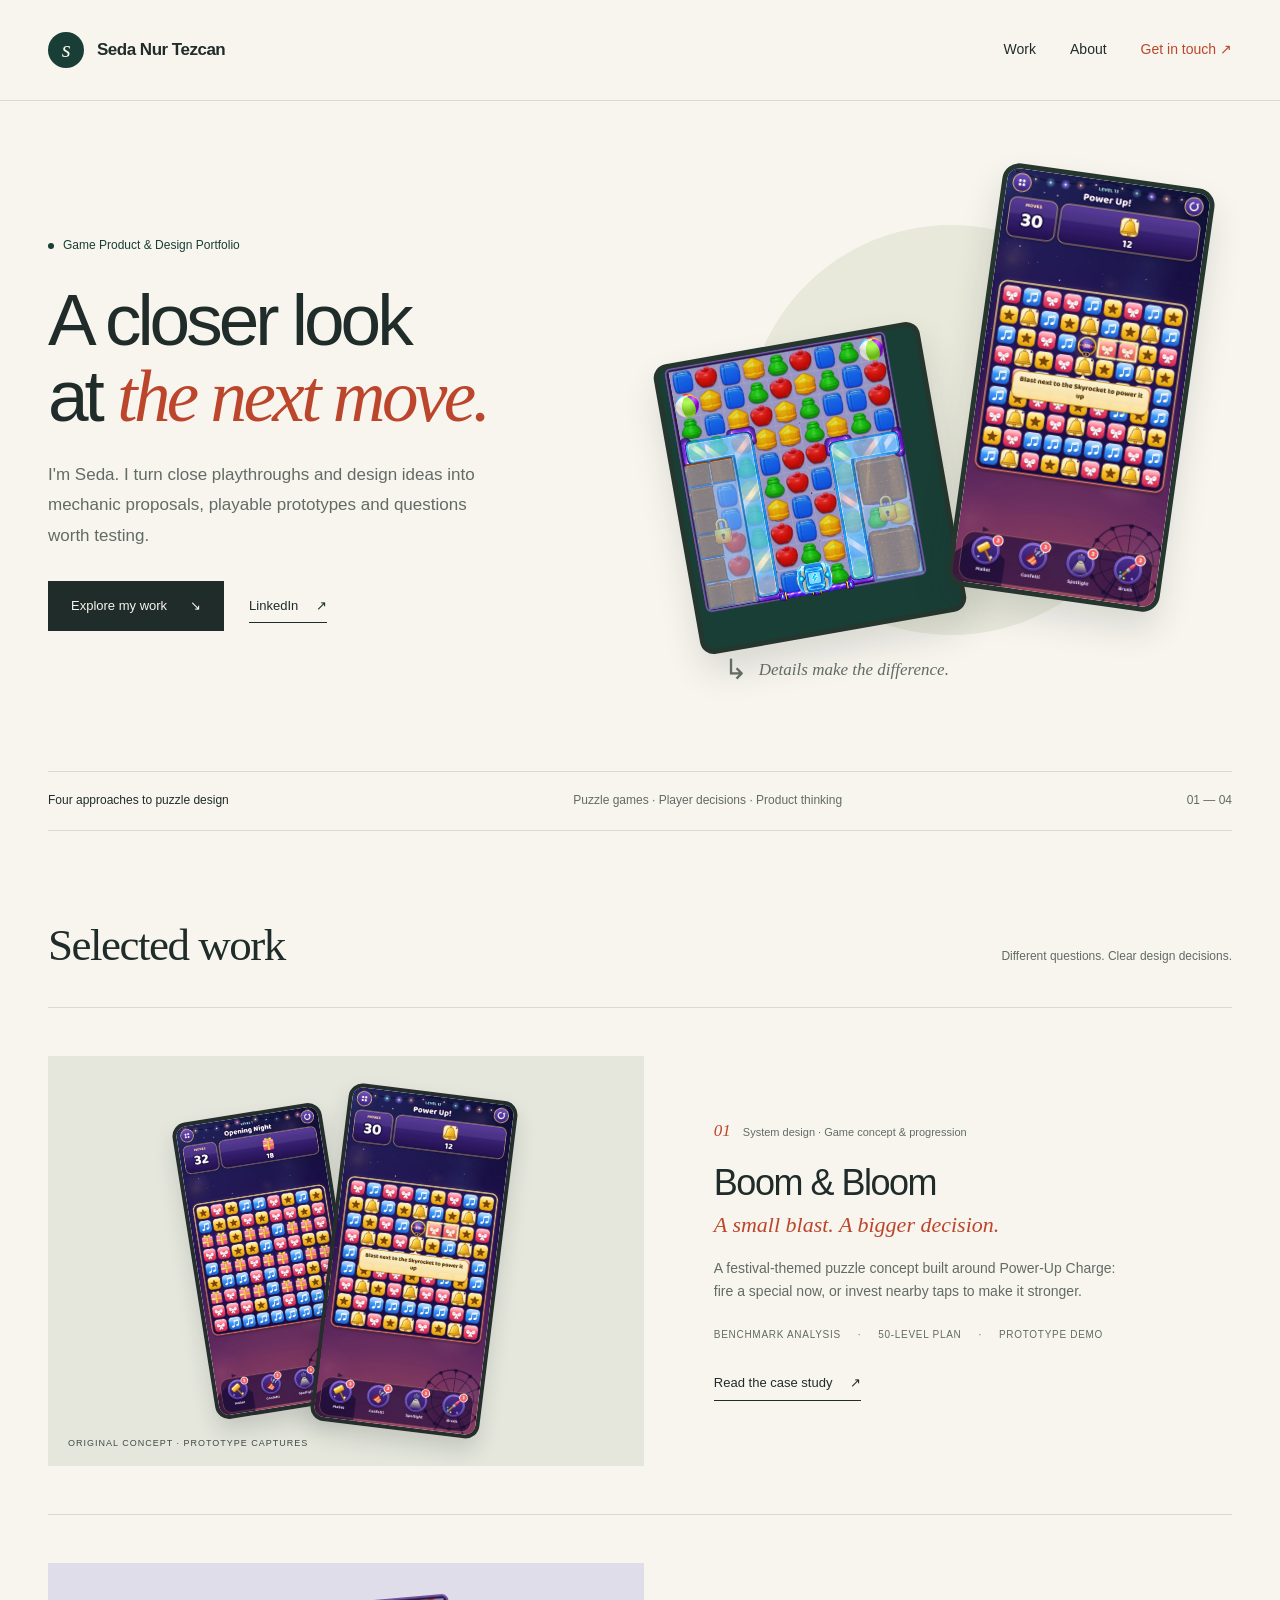
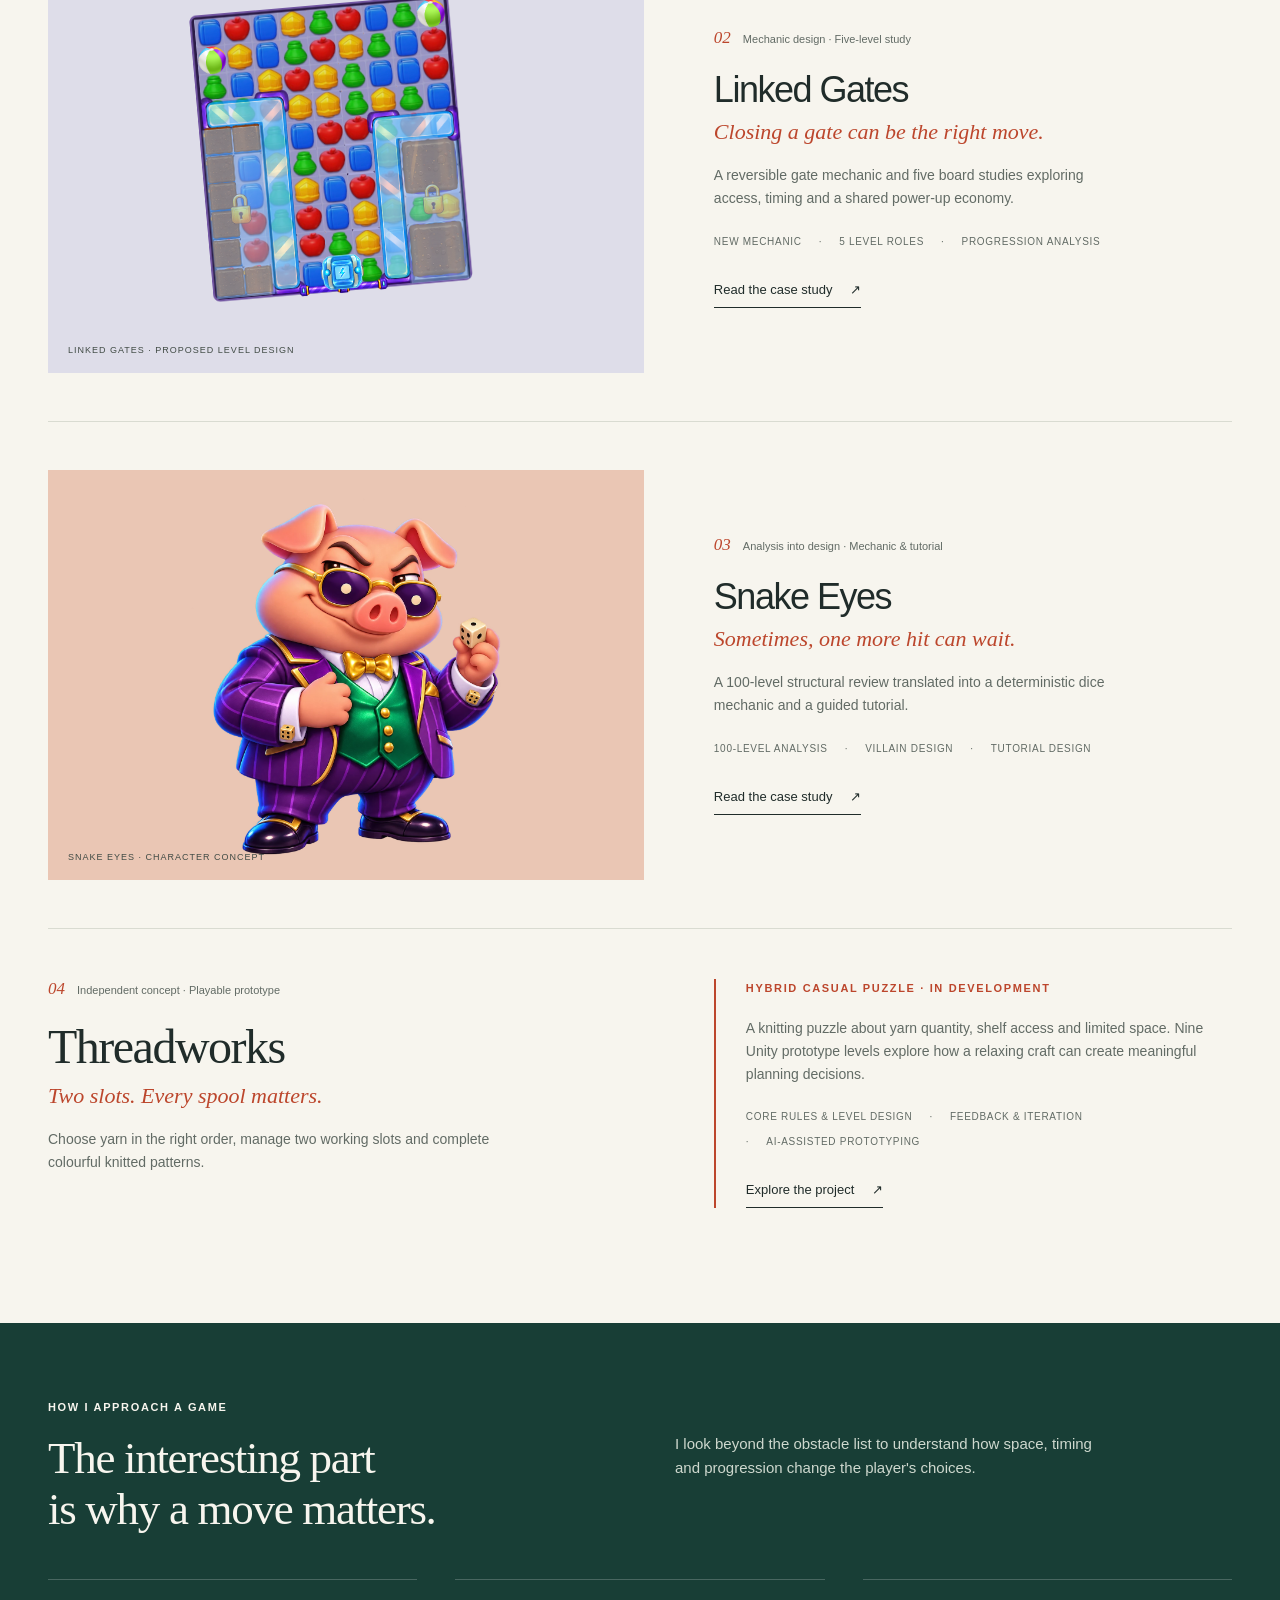
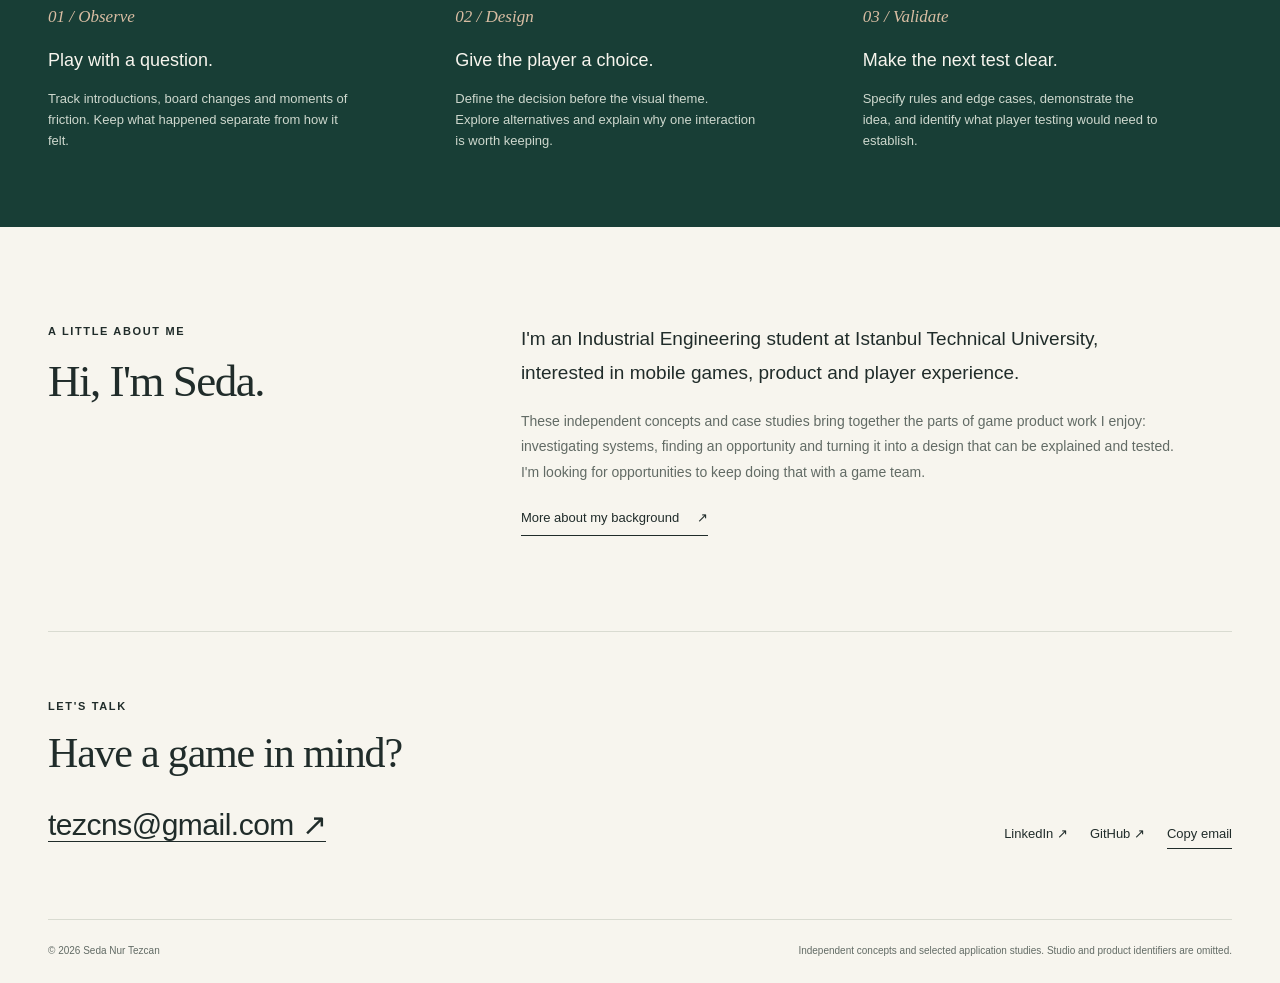
<file: index.html>
<!doctype html>
<html lang="en">
<head>
  <meta charset="utf-8"><meta name="viewport" content="width=device-width,initial-scale=1">
  <title>Seda Nur Tezcan — Game Product & Design</title>
  <meta name="description" content="Game product and design portfolio of Seda Nur Tezcan. Selected puzzle concepts, playable prototypes and design studies: Threadworks, Boom & Bloom, Linked Gates and Snake Eyes.">
  <meta name="theme-color" content="#f7f5ee"><meta property="og:title" content="Seda Nur Tezcan — Game Product & Design"><meta property="og:description" content="Close playthroughs. Thoughtful mechanics. Decisions worth making."><meta property="og:type" content="website">
  <link rel="icon" href="favicon.svg" type="image/svg+xml"><link rel="stylesheet" href="styles.css"><script src="script.js" defer></script>
</head>
<body>
<a class="skip" href="#main">Skip to content</a>
<header class="site-header"><nav class="wrap nav" aria-label="Main navigation"><a class="brand" href="./" aria-label="Seda Nur Tezcan home"><span class="brand-mark" aria-hidden="true">s</span>Seda Nur Tezcan</a><div class="nav-links"><a href="#work">Work</a><a class="nav-about" href="#about">About</a><a class="nav-contact" href="#contact">Get in touch ↗</a></div></nav></header>
<main id="main">
<section class="wrap hero" aria-labelledby="hero-title">
  <div class="hero-copy"><div class="availability"><span class="status-dot" aria-hidden="true"></span>Game Product & Design Portfolio</div><h1 id="hero-title">A closer look<br>at <em>the next move.</em></h1><p class="intro">I'm Seda. I turn close playthroughs and design ideas into mechanic proposals, playable prototypes and questions worth testing.</p><div class="hero-actions"><a class="btn" href="#work">Explore my work <span aria-hidden="true">↘</span></a><a class="text-link" href="https://www.linkedin.com/in/seda-nur-tezcan-4aa0901b4/" target="_blank" rel="noopener noreferrer">LinkedIn <span aria-hidden="true">↗</span></a></div></div>
  <div class="hero-art" aria-label="Level designs from my case studies"><img class="phone phone-back board-hero" src="assets/linked-gates-proposal.png" alt="Updated Linked Gates board composition" width="796" height="1214" fetchpriority="high"><img class="phone phone-front" src="assets/boom-charge.webp" alt="Boom and Bloom Power-Up Charge tutorial board" width="860" height="1760" fetchpriority="high"><div class="hero-art-label">Details make the difference.</div></div>
</section>
<div class="wrap index-band"><b>Four approaches to puzzle design</b><span>Puzzle games · Player decisions · Product thinking</span><span class="band-last">01 — 04</span></div>
<section id="work" class="wrap work" aria-labelledby="work-title">
  <div class="section-heading"><h2 id="work-title">Selected work</h2><span>Different questions. Clear design decisions.</span></div>
  <article class="project"><a class="project-visual boom" href="cases/boom-and-bloom.html" aria-label="Read Boom and Bloom case study"><img class="visual-phone offset" src="assets/boom-opening.webp" alt="Boom and Bloom opening level" loading="lazy" width="860" height="1760"><img class="visual-phone lead" src="assets/boom-charge.webp" alt="Power-Up Charge tutorial" loading="lazy" width="860" height="1760"><span class="visual-caption">Original concept · Prototype captures</span></a><div><div class="project-context"><span class="project-no">01</span>System design · Game concept & progression</div><h3>Boom & Bloom</h3><div class="project-subtitle">A small blast. A bigger decision.</div><p>A festival-themed puzzle concept built around Power-Up Charge: fire a special now, or invest nearby taps to make it stronger.</p><div class="project-tags"><span>Benchmark analysis</span><span>50-level plan</span><span>Prototype demo</span></div><a class="text-link" href="cases/boom-and-bloom.html">Read the case study <span aria-hidden="true">↗</span></a></div></article>
  <article class="project"><a class="project-visual gates" href="cases/linked-gates.html" aria-label="Read Linked Gates case study"><img class="visual-phone gate" src="assets/linked-gates-proposal.png" alt="Updated Linked Gates board composition" loading="lazy" width="796" height="1214"><span class="visual-caption">Linked Gates · Proposed level design</span></a><div><div class="project-context"><span class="project-no">02</span>Mechanic design · Five-level study</div><h3>Linked Gates</h3><div class="project-subtitle">Closing a gate can be the right move.</div><p>A reversible gate mechanic and five board studies exploring access, timing and a shared power-up economy.</p><div class="project-tags"><span>New mechanic</span><span>5 level roles</span><span>Progression analysis</span></div><a class="text-link" href="cases/linked-gates.html">Read the case study <span aria-hidden="true">↗</span></a></div></article>
  <article class="project"><a class="project-visual dice" href="cases/snake-eyes.html" aria-label="Read Snake Eyes case study"><img class="visual-character" src="assets/snake-eyes.webp" alt="Snake Eyes, my casino-owner character concept" loading="lazy" width="1200" height="1218"><span class="visual-caption">Snake Eyes · Character concept</span></a><div><div class="project-context"><span class="project-no">03</span>Analysis into design · Mechanic & tutorial</div><h3>Snake Eyes</h3><div class="project-subtitle">Sometimes, one more hit can wait.</div><p>A 100-level structural review translated into a deterministic dice mechanic and a guided tutorial.</p><div class="project-tags"><span>100-level analysis</span><span>Villain design</span><span>Tutorial design</span></div><a class="text-link" href="cases/snake-eyes.html">Read the case study <span aria-hidden="true">↗</span></a></div></article>

  <article class="project project-threadworks" aria-labelledby="threadworks-title">
    <div><div class="project-context"><span class="project-no">04</span>Independent concept · Playable prototype</div><h3 id="threadworks-title">Threadworks</h3><div class="project-subtitle">Two slots. Every spool matters.</div><p>Choose yarn in the right order, manage two working slots and complete colourful knitted patterns.</p></div>
    <div><span class="eyebrow focus-label">Hybrid casual puzzle · In development</span><p>A knitting puzzle about yarn quantity, shelf access and limited space. Nine Unity prototype levels explore how a relaxing craft can create meaningful planning decisions.</p><div class="project-tags"><span>Core rules & level design</span><span>Feedback & iteration</span><span>AI-assisted prototyping</span></div><a class="text-link" href="cases/threadworks.html">Explore the project <span aria-hidden="true">↗</span></a></div>
  </article>
</section>
<section class="approach" aria-labelledby="approach-title"><div class="wrap"><div class="approach-top"><div><span class="eyebrow">How I approach a game</span><h2 id="approach-title">The interesting part<br>is why a move matters.</h2></div><p class="approach-intro">I look beyond the obstacle list to understand how space, timing and progression change the player's choices.</p></div><div class="approach-grid"><div class="approach-item"><small>01 / Observe</small><h3>Play with a question.</h3><p>Track introductions, board changes and moments of friction. Keep what happened separate from how it felt.</p></div><div class="approach-item"><small>02 / Design</small><h3>Give the player a choice.</h3><p>Define the decision before the visual theme. Explore alternatives and explain why one interaction is worth keeping.</p></div><div class="approach-item"><small>03 / Validate</small><h3>Make the next test clear.</h3><p>Specify rules and edge cases, demonstrate the idea, and identify what player testing would need to establish.</p></div></div></div></section>
<section id="about" class="wrap about" aria-labelledby="about-title"><div><span class="eyebrow">A little about me</span><h2 id="about-title">Hi, I'm Seda.</h2></div><div class="about-copy"><p>I'm an Industrial Engineering student at Istanbul Technical University, interested in mobile games, product and player experience.</p><p>These independent concepts and case studies bring together the parts of game product work I enjoy: investigating systems, finding an opportunity and turning it into a design that can be explained and tested. I'm looking for opportunities to keep doing that with a game team.</p><a class="text-link" href="https://www.linkedin.com/in/seda-nur-tezcan-4aa0901b4/" target="_blank" rel="noopener noreferrer">More about my background <span aria-hidden="true">↗</span></a></div></section>
<section id="contact" class="wrap contact" aria-labelledby="contact-title"><div><span class="eyebrow">Let's talk</span><h2 id="contact-title">Have a game in mind?</h2><a class="email-link" href="mailto:tezcns@gmail.com">tezcns@gmail.com ↗</a></div><div class="contact-links"><a href="https://www.linkedin.com/in/seda-nur-tezcan-4aa0901b4/" target="_blank" rel="noopener noreferrer">LinkedIn ↗</a><a href="https://github.com/seda-tezcan" target="_blank" rel="noopener noreferrer">GitHub ↗</a><button class="copy-email" data-copy-email aria-live="polite">Copy email</button></div></section>
</main>
<footer class="wrap site-footer"><p>© 2026 Seda Nur Tezcan</p><p>Independent concepts and selected application studies. Studio and product identifiers are omitted.</p></footer>
</body></html>
</file>
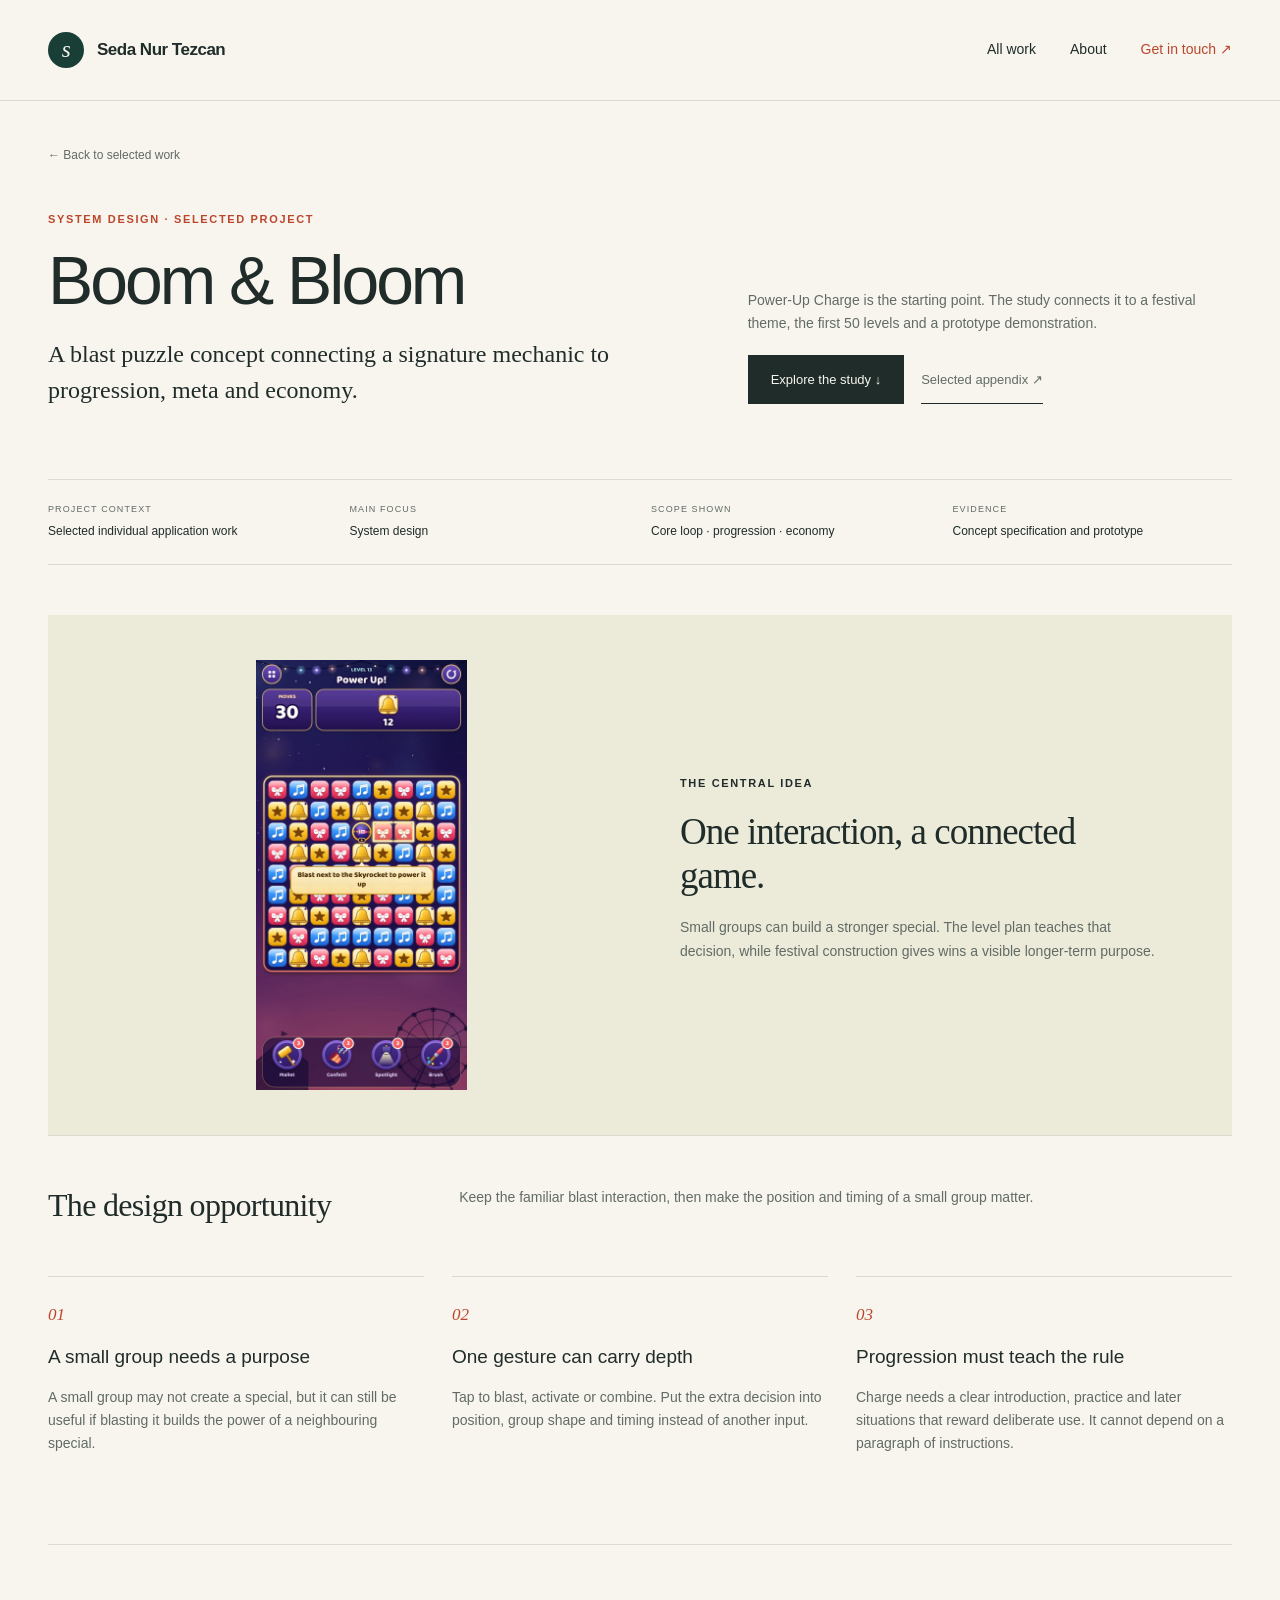
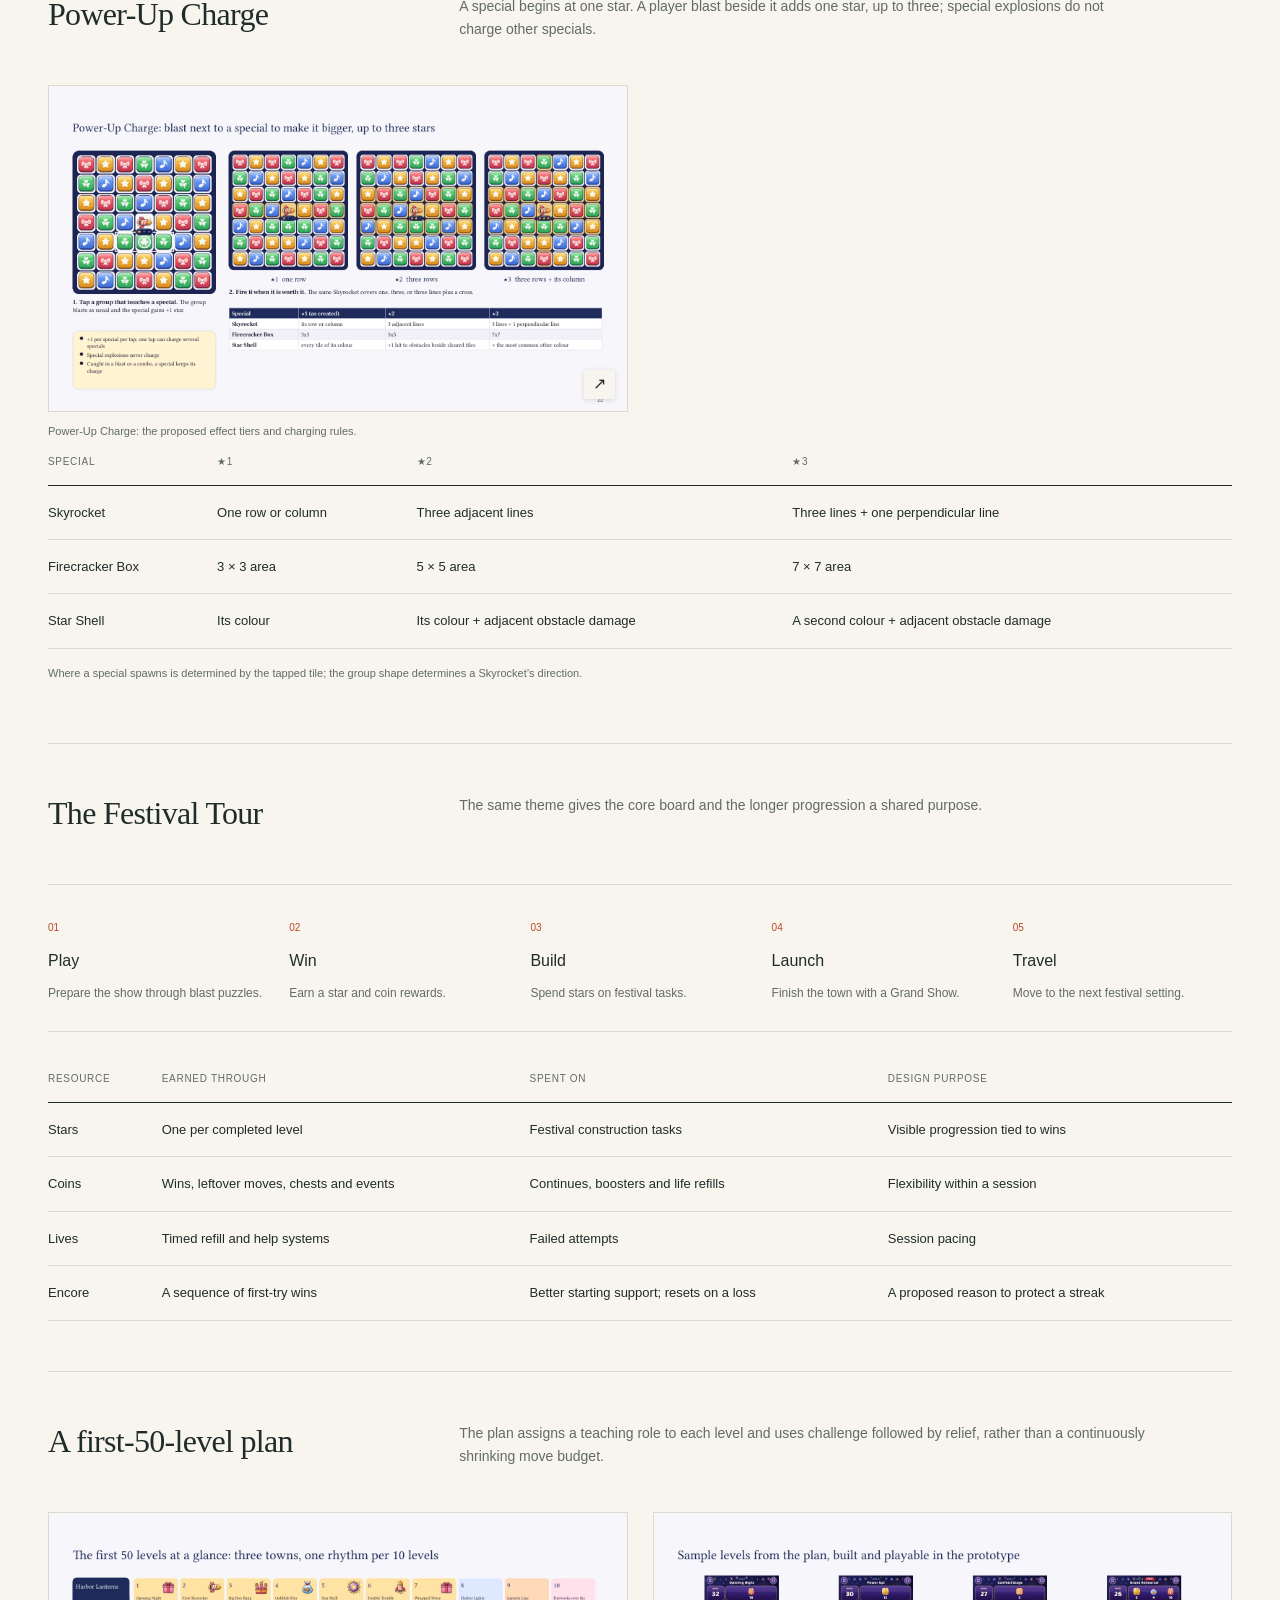
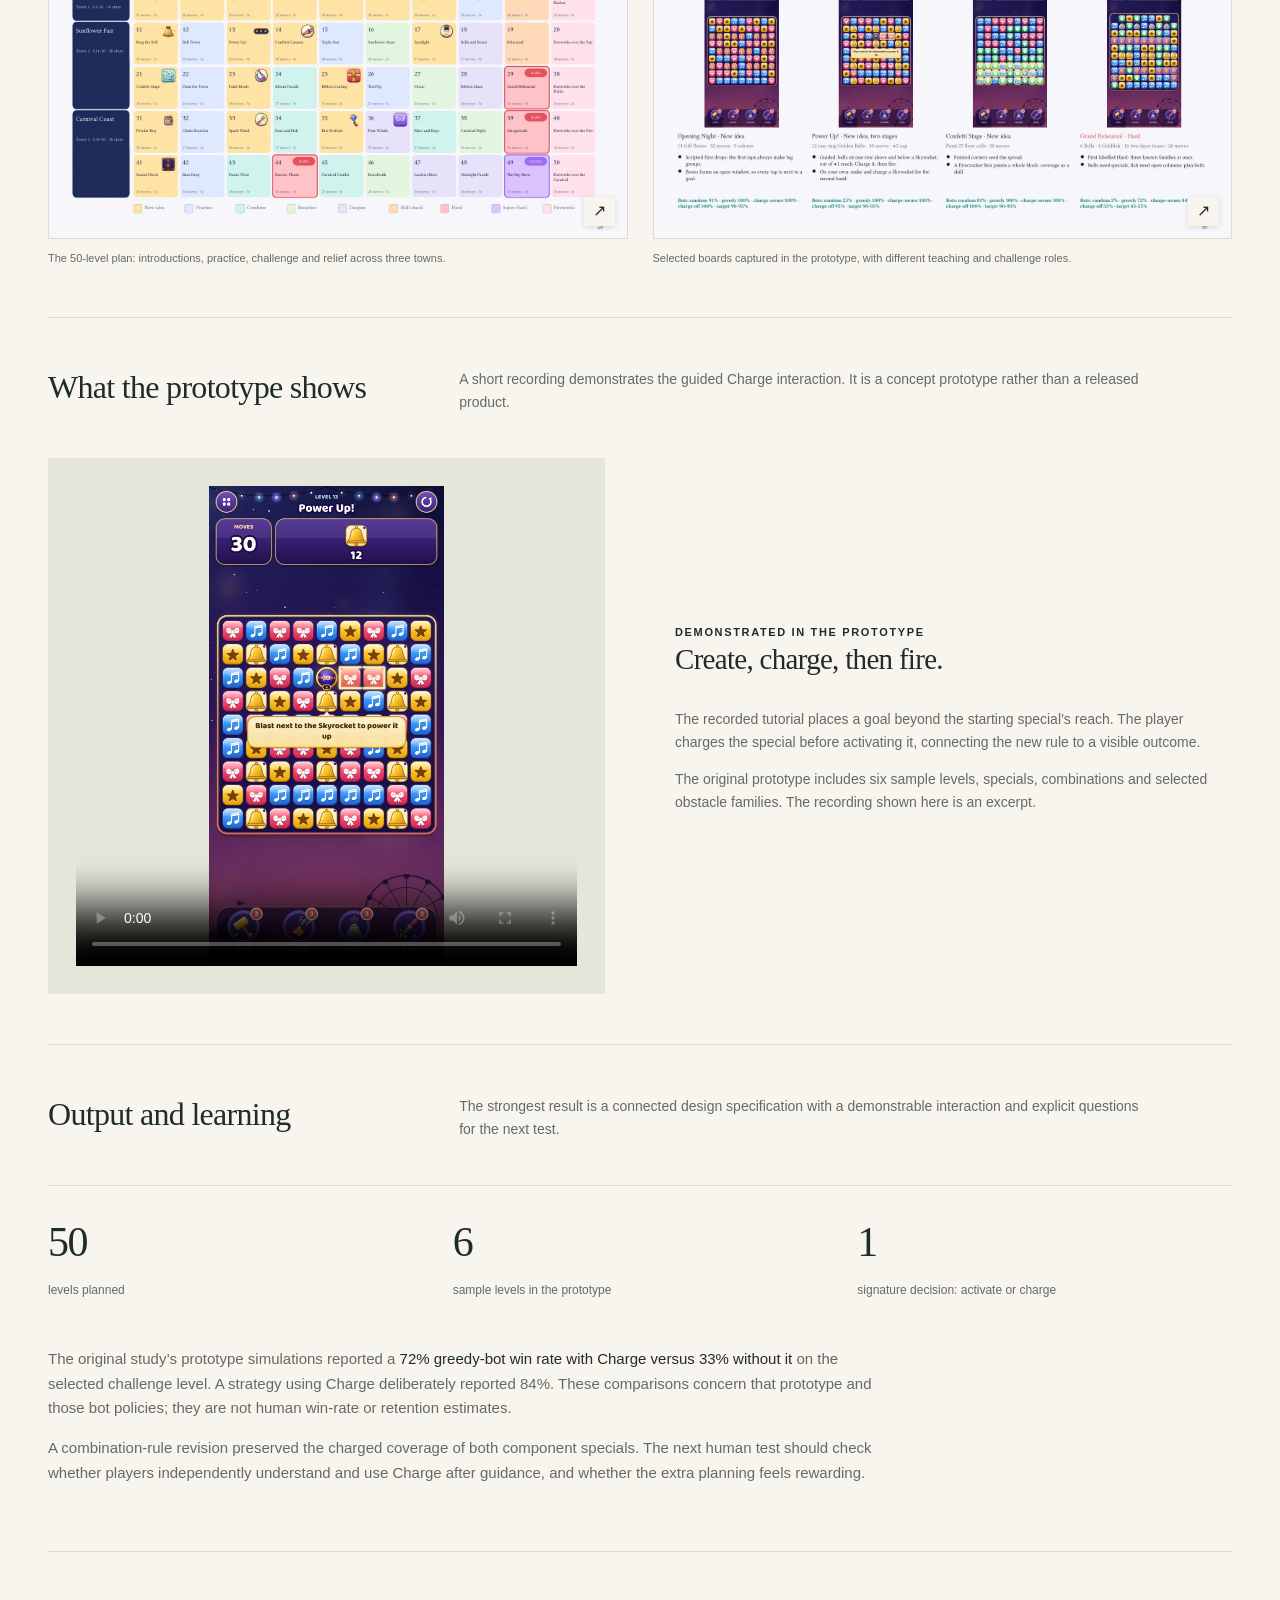
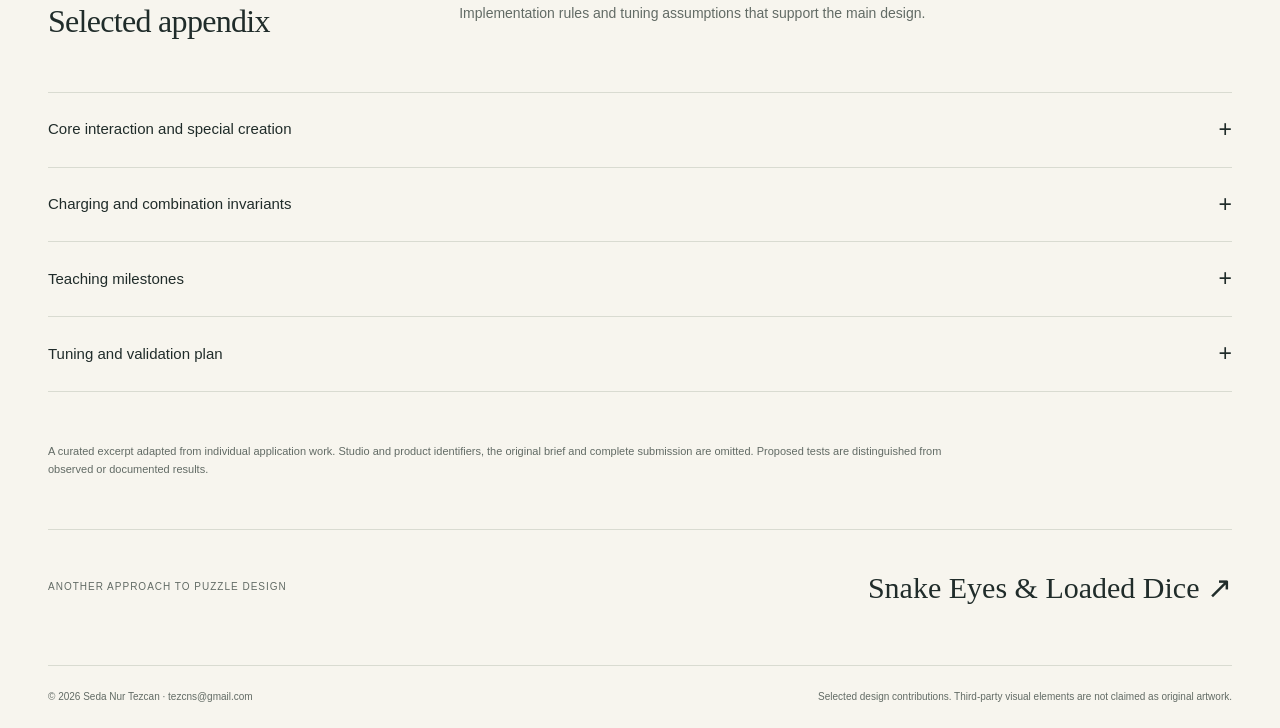
<file: cases/boom-and-bloom.html>
<!doctype html><html lang="en"><head><meta charset="utf-8"><meta name="viewport" content="width=device-width,initial-scale=1"><title>Boom &amp; Bloom — Seda Nur Tezcan</title><meta name="description" content="Power-Up Charge is the starting point. The study connects it to a festival theme, the first 50 levels and a prototype demonstration."><meta name="theme-color" content="#f7f5ee"><meta property="og:title" content="Boom &amp; Bloom — System design"><meta property="og:description" content="A blast puzzle concept connecting a signature mechanic to progression, meta and economy."><meta property="og:type" content="article"><link rel="icon" href="../favicon.svg" type="image/svg+xml"><link rel="stylesheet" href="../styles.css"><script src="../script.js" defer></script></head><body><a class="skip" href="#main">Skip to content</a>
<header class="site-header"><nav class="wrap nav" aria-label="Main navigation"><a class="brand" href="../" aria-label="Seda Nur Tezcan home"><span class="brand-mark" aria-hidden="true">s</span>Seda Nur Tezcan</a><div class="nav-links"><a href="../#work">All work</a><a class="nav-about" href="../#about">About</a><a class="nav-contact" href="mailto:tezcns@gmail.com">Get in touch ↗</a></div></nav></header>
<main id="main"><div class="wrap"><section class="case-top"><a class="back-link" href="../#work">← Back to selected work</a><div class="case-title"><div><span class="eyebrow focus-label">System design · Selected project</span><h1>Boom &amp; Bloom</h1><p class="lead">A blast puzzle concept connecting a signature mechanic to progression, meta and economy.</p></div><div class="case-summary"><p>Power-Up Charge is the starting point. The study connects it to a festival theme, the first 50 levels and a prototype demonstration.</p><div class="case-actions"><a class="btn" href="#study">Explore the study ↓</a><a class="text-link" href="#appendix">Selected appendix ↗</a></div></div></div></section>
<dl class="case-meta"><div><dt>Project context</dt><dd>Selected individual application work</dd></div><div><dt>Main focus</dt><dd>System design</dd></div><div><dt>Scope shown</dt><dd>Core loop · progression · economy</dd></div><div><dt>Evidence</dt><dd>Concept specification and prototype</dd></div></dl>
<section class="case-lead-visual boom" aria-label="Central design idea"><img class="board-image" src="../assets/boom-charge.webp" alt="Boom and Bloom Power-Up Charge tutorial" fetchpriority="high"><div><span class="eyebrow">The central idea</span><h2>One interaction, a connected game.</h2><p>Small groups can build a stronger special. The level plan teaches that decision, while festival construction gives wins a visible longer-term purpose.</p></div></section>
<div id="study"><section class="case-subsection"><div class="case-subsection-header"><h2>The design opportunity</h2><p>Keep the familiar blast interaction, then make the position and timing of a small group matter.</p></div><div class="insight-list"><article><h3>A small group needs a purpose</h3><p>A small group may not create a special, but it can still be useful if blasting it builds the power of a neighbouring special.</p></article><article><h3>One gesture can carry depth</h3><p>Tap to blast, activate or combine. Put the extra decision into position, group shape and timing instead of another input.</p></article><article><h3>Progression must teach the rule</h3><p>Charge needs a clear introduction, practice and later situations that reward deliberate use. It cannot depend on a paragraph of instructions.</p></article></div></section><section class="case-subsection"><div class="case-subsection-header"><h2>Power-Up Charge</h2><p>A special begins at one star. A player blast beside it adds one star, up to three; special explosions do not charge other specials.</p></div><div class="slide-grid"><figure><button class="image-button" data-zoom data-caption="Power-Up Charge: the proposed effect tiers and charging rules." aria-label="Enlarge: Power-Up Charge: the proposed effect tiers and charging rules."><img src="../assets/charge-rules.webp" alt="Power-Up Charge: the proposed effect tiers and charging rules." loading="lazy"></button><figcaption>Power-Up Charge: the proposed effect tiers and charging rules.</figcaption></figure></div><div class="table-scroll"><table class="curated-table"><thead><tr><th scope="col">Special</th><th scope="col">★1</th><th scope="col">★2</th><th scope="col">★3</th></tr></thead><tbody><tr><th scope="row">Skyrocket</th><td>One row or column</td><td>Three adjacent lines</td><td>Three lines + one perpendicular line</td></tr><tr><th scope="row">Firecracker Box</th><td>3 × 3 area</td><td>5 × 5 area</td><td>7 × 7 area</td></tr><tr><th scope="row">Star Shell</th><td>Its colour</td><td>Its colour + adjacent obstacle damage</td><td>A second colour + adjacent obstacle damage</td></tr></tbody></table></div><p class="table-caption">Where a special spawns is determined by the tapped tile; the group shape determines a Skyrocket’s direction.</p></section><section class="case-subsection"><div class="case-subsection-header"><h2>The Festival Tour</h2><p>The same theme gives the core board and the longer progression a shared purpose.</p></div><div class="loop-strip"><div><small>01</small><b>Play</b><p>Prepare the show through blast puzzles.</p></div><div><small>02</small><b>Win</b><p>Earn a star and coin rewards.</p></div><div><small>03</small><b>Build</b><p>Spend stars on festival tasks.</p></div><div><small>04</small><b>Launch</b><p>Finish the town with a Grand Show.</p></div><div><small>05</small><b>Travel</b><p>Move to the next festival setting.</p></div></div><div class="table-scroll"><table class="curated-table"><thead><tr><th scope="col">Resource</th><th scope="col">Earned through</th><th scope="col">Spent on</th><th scope="col">Design purpose</th></tr></thead><tbody><tr><th scope="row">Stars</th><td>One per completed level</td><td>Festival construction tasks</td><td>Visible progression tied to wins</td></tr><tr><th scope="row">Coins</th><td>Wins, leftover moves, chests and events</td><td>Continues, boosters and life refills</td><td>Flexibility within a session</td></tr><tr><th scope="row">Lives</th><td>Timed refill and help systems</td><td>Failed attempts</td><td>Session pacing</td></tr><tr><th scope="row">Encore</th><td>A sequence of first-try wins</td><td>Better starting support; resets on a loss</td><td>A proposed reason to protect a streak</td></tr></tbody></table></div></section><section class="case-subsection"><div class="case-subsection-header"><h2>A first-50-level plan</h2><p>The plan assigns a teaching role to each level and uses challenge followed by relief, rather than a continuously shrinking move budget.</p></div><div class="slide-grid"><figure><button class="image-button" data-zoom data-caption="The 50-level plan: introductions, practice, challenge and relief across three towns." aria-label="Enlarge: The 50-level plan: introductions, practice, challenge and relief across three towns."><img src="../assets/progression-map.webp" alt="The 50-level plan: introductions, practice, challenge and relief across three towns." loading="lazy"></button><figcaption>The 50-level plan: introductions, practice, challenge and relief across three towns.</figcaption></figure><figure><button class="image-button" data-zoom data-caption="Selected boards captured in the prototype, with different teaching and challenge roles." aria-label="Enlarge: Selected boards captured in the prototype, with different teaching and challenge roles."><img src="../assets/sample-levels.webp" alt="Selected boards captured in the prototype, with different teaching and challenge roles." loading="lazy"></button><figcaption>Selected boards captured in the prototype, with different teaching and challenge roles.</figcaption></figure></div></section><section class="case-subsection" id="demo"><div class="case-subsection-header"><h2>What the prototype shows</h2><p>A short recording demonstrates the guided Charge interaction. It is a concept prototype rather than a released product.</p></div><div class="video-layout"><div class="video-shell"><video controls playsinline preload="metadata" poster="../assets/boom-charge.webp" aria-label="Boom and Bloom Charge demonstration"><source src="../assets/boom-bloom-demo.mp4" type="video/mp4">Open the demonstration video in a compatible browser.</video></div><div class="video-copy"><span class="eyebrow">Demonstrated in the prototype</span><h3>Create, charge, then fire.</h3><p>The recorded tutorial places a goal beyond the starting special’s reach. The player charges the special before activating it, connecting the new rule to a visible outcome.</p><p>The original prototype includes six sample levels, specials, combinations and selected obstacle families. The recording shown here is an excerpt.</p></div></div></section><section class="case-subsection"><div class="case-subsection-header"><h2>Output and learning</h2><p>The strongest result is a connected design specification with a demonstrable interaction and explicit questions for the next test.</p></div><div class="project-outcomes"><div><strong>50</strong><span>levels planned</span></div><div><strong>6</strong><span>sample levels in the prototype</span></div><div><strong>1</strong><span>signature decision: activate or charge</span></div></div><p class="result-copy">The original study’s prototype simulations reported a <strong>72% greedy-bot win rate with Charge versus 33% without it</strong> on the selected challenge level. A strategy using Charge deliberately reported 84%. These comparisons concern that prototype and those bot policies; they are not human win-rate or retention estimates.</p><p class="result-copy">A combination-rule revision preserved the charged coverage of both component specials. The next human test should check whether players independently understand and use Charge after guidance, and whether the extra planning feels rewarding.</p></section><section class="case-subsection" id="appendix"><div class="case-subsection-header"><h2>Selected appendix</h2><p>Implementation rules and tuning assumptions that support the main design.</p></div><div class="appendix"><details><summary>Core interaction and special creation</summary><div class="appendix-body"><div class="table-scroll"><table class="curated-table"><thead><tr><th scope="col">Input or group</th><th scope="col">Proposed outcome</th></tr></thead><tbody><tr><th scope="row">Tap an orthogonally connected group of 2+</th><td>Blast the group; spend one move</td></tr><tr><th scope="row">5–6 tiles</th><td>Create a Skyrocket on the tapped tile</td></tr><tr><th scope="row">7–8 tiles</th><td>Create a Firecracker Box</td></tr><tr><th scope="row">9+ tiles</th><td>Create a Star Shell</td></tr><tr><th scope="row">Tap a single tile</th><td>Feedback only; no move spent</td></tr><tr><th scope="row">No legal group</th><td>Automatic shuffle</td></tr></tbody></table></div></div></details><details><summary>Charging and combination invariants</summary><div class="appendix-body"><ul><li>One blast adds at most one star to each adjacent special. The same blast can charge several specials.</li><li>A special explosion does not create another charging event.</li><li>Combining specials retains their charged coverage; the combination must not produce a smaller effect than either component alone.</li><li>Press preview communicates direction or affected area before release.</li></ul></div></details><details><summary>Teaching milestones</summary><div class="appendix-body"><div class="table-scroll"><table class="curated-table"><thead><tr><th scope="col">Level</th><th scope="col">Design role</th></tr></thead><tbody><tr><th scope="row">1</th><td>Blast beside a simple goal</td></tr><tr><th scope="row">2–3</th><td>Create and use the first specials</td></tr><tr><th scope="row">4</th><td>Learn a falling collection objective</td></tr><tr><th scope="row">6</th><td>Combine adjacent specials</td></tr><tr><th scope="row">11</th><td>Introduce a target that requires specials</td></tr><tr><th scope="row">13</th><td>Teach Charge with a guided stage, then independent use</td></tr><tr><th scope="row">21</th><td>Introduce floor coverage</td></tr><tr><th scope="row">29</th><td>Combine known demands in a challenge</td></tr><tr><th scope="row">30</th><td>Follow the challenge with a relief level</td></tr><tr><th scope="row">50</th><td>Close the third festival town</td></tr></tbody></table></div></div></details><details><summary>Tuning and validation plan</summary><div class="appendix-body"><p>Adjust goal load, durability, open space and spawn support before using moves as the first response to difficulty. Treat colour count as a stronger change to the level’s role.</p><ul><li>Observe independent charging after the tutorial.</li><li>Compare Charge on/off with early completion as a guardrail.</li><li>Check whether combinations preserve expected coverage.</li><li>Calibrate human difficulty bands through playtests before interpreting the bot results as balance guidance.</li></ul></div></details></div></section></div><p class="case-context-note">A curated excerpt adapted from individual application work. Studio and product identifiers, the original brief and complete submission are omitted. Proposed tests are distinguished from observed or documented results.</p><div class="next-case"><span>Another approach to puzzle design</span><a href="snake-eyes.html">Snake Eyes & Loaded Dice ↗</a></div></div></main>
<footer class="wrap site-footer"><p>© 2026 Seda Nur Tezcan · <a href="mailto:tezcns@gmail.com">tezcns@gmail.com</a></p><p>Selected design contributions. Third-party visual elements are not claimed as original artwork.</p></footer><dialog class="lightbox" aria-label="Expanded project visual"><button class="lightbox-close" autofocus>Close ×</button><img alt=""><p class="lightbox-caption"></p></dialog></body></html>
</file>
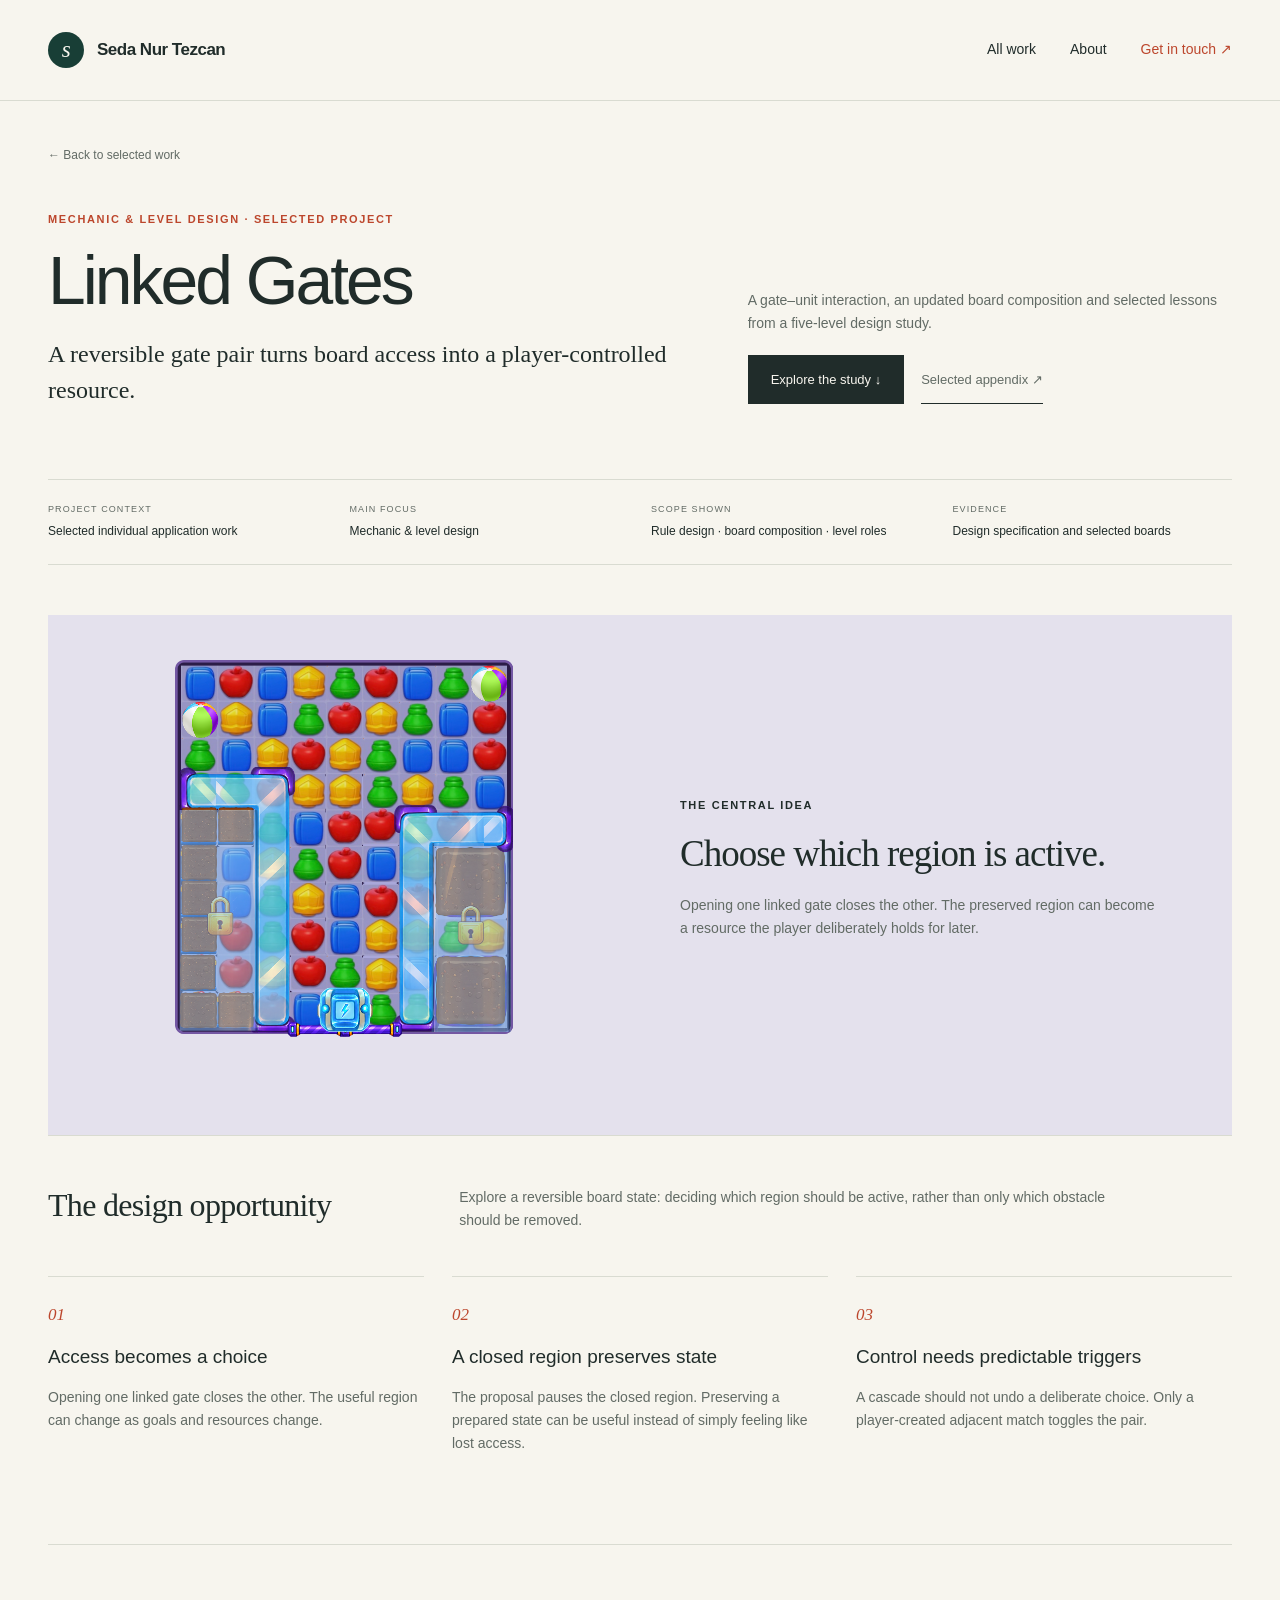
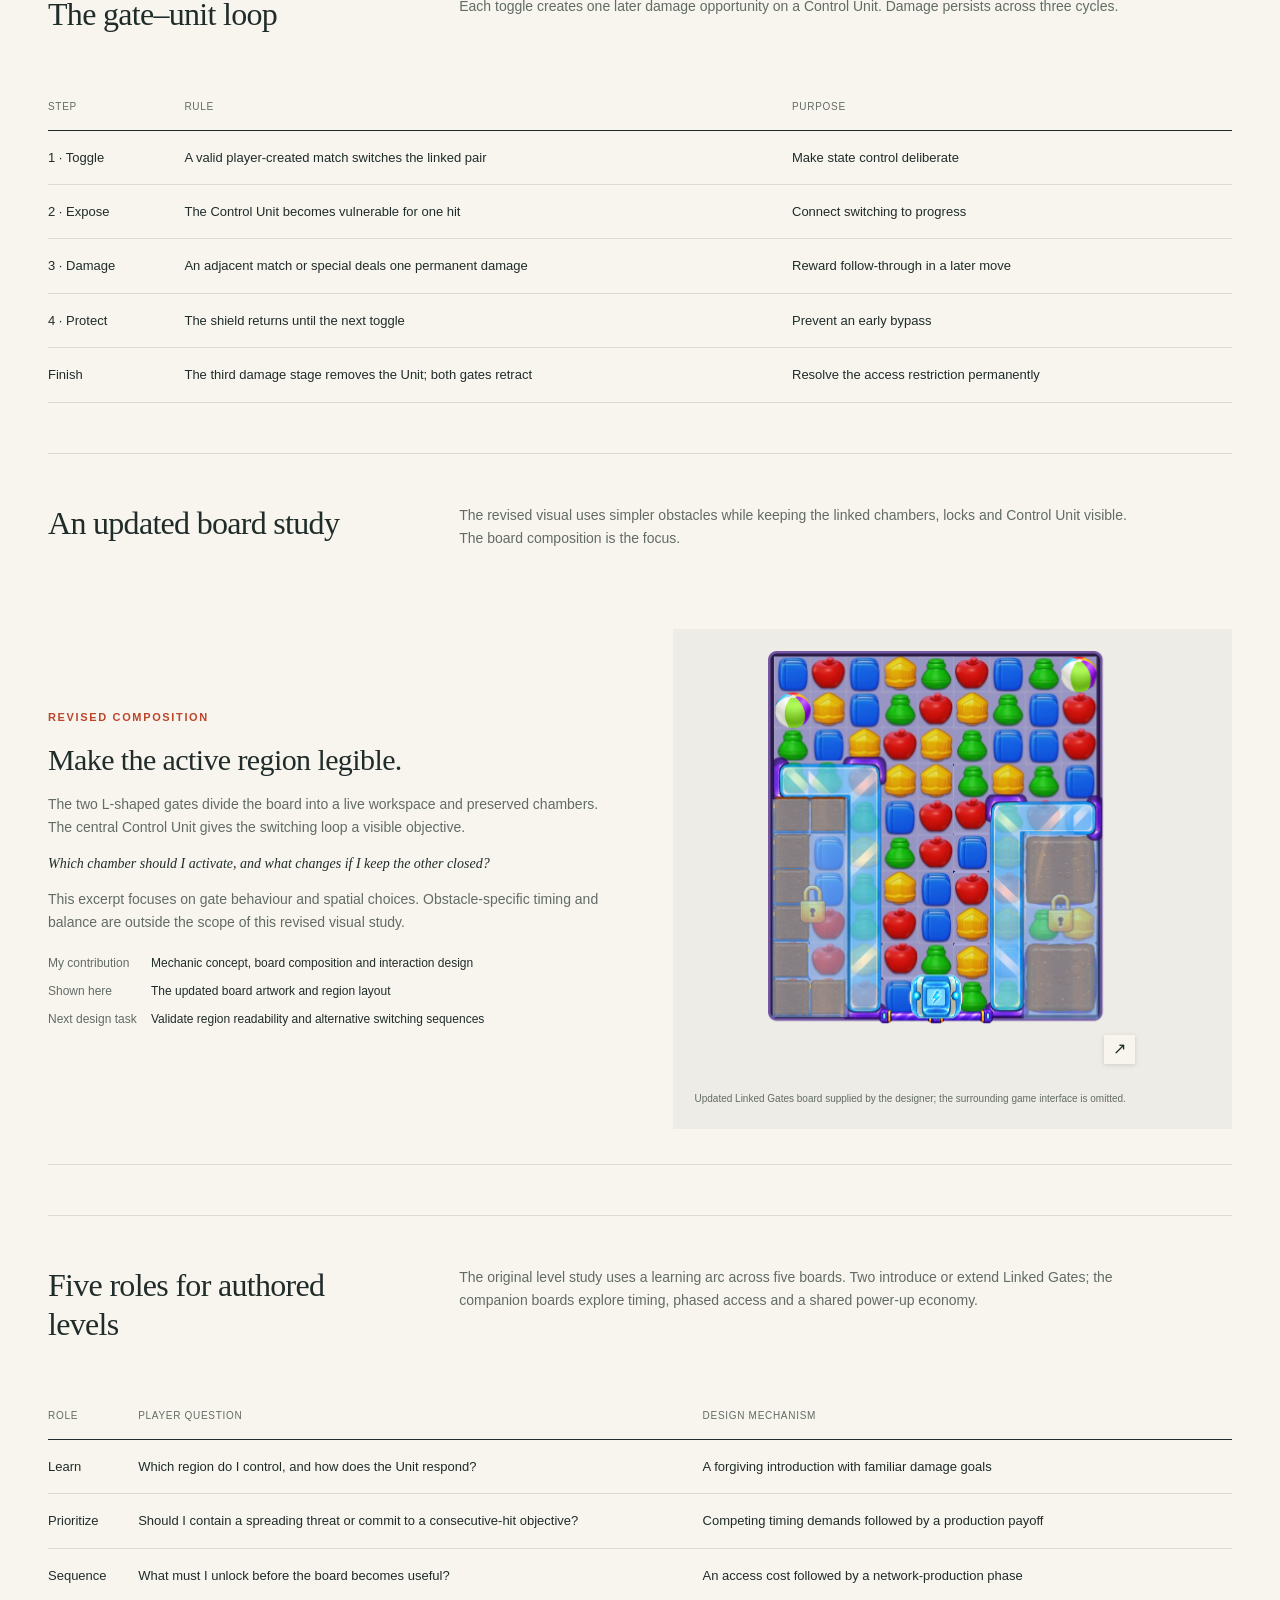
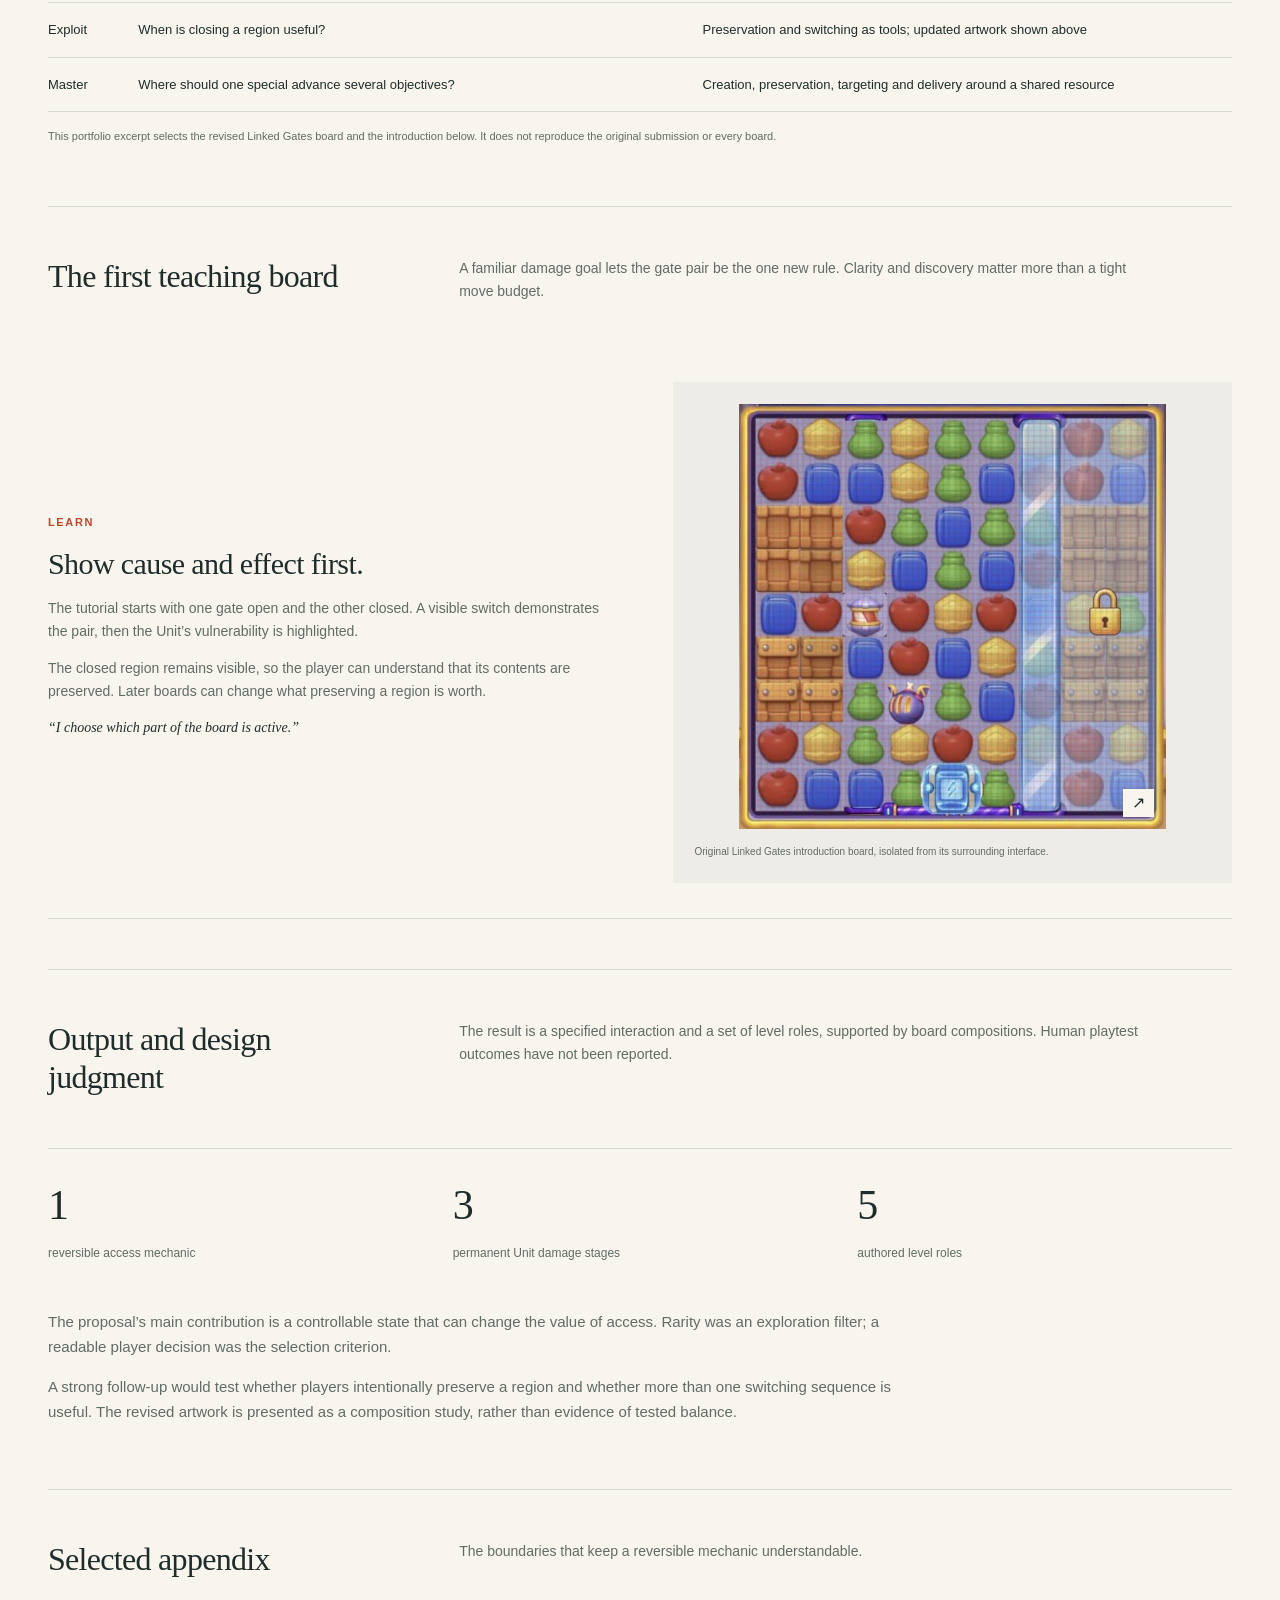
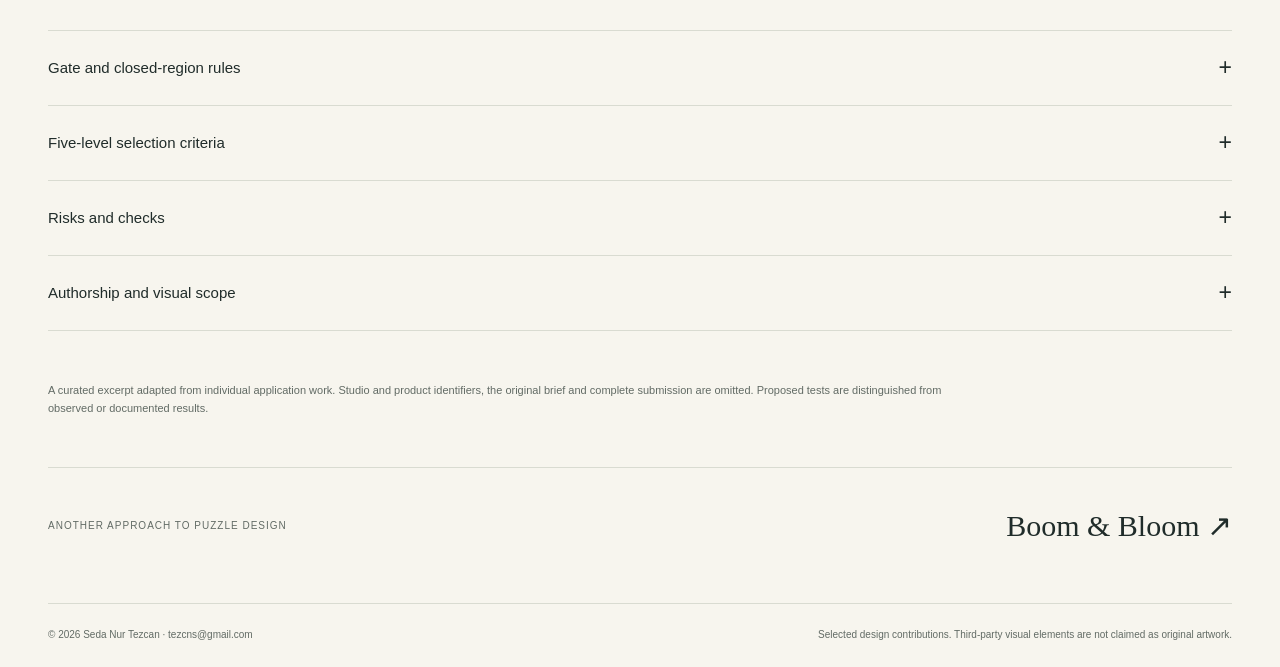
<file: cases/linked-gates.html>
<!doctype html><html lang="en"><head><meta charset="utf-8"><meta name="viewport" content="width=device-width,initial-scale=1"><title>Linked Gates — Seda Nur Tezcan</title><meta name="description" content="A gate–unit interaction, an updated board composition and selected lessons from a five-level design study."><meta name="theme-color" content="#f7f5ee"><meta property="og:title" content="Linked Gates — Mechanic &amp; level design"><meta property="og:description" content="A reversible gate pair turns board access into a player-controlled resource."><meta property="og:type" content="article"><link rel="icon" href="../favicon.svg" type="image/svg+xml"><link rel="stylesheet" href="../styles.css"><script src="../script.js" defer></script></head><body><a class="skip" href="#main">Skip to content</a>
<header class="site-header"><nav class="wrap nav" aria-label="Main navigation"><a class="brand" href="../" aria-label="Seda Nur Tezcan home"><span class="brand-mark" aria-hidden="true">s</span>Seda Nur Tezcan</a><div class="nav-links"><a href="../#work">All work</a><a class="nav-about" href="../#about">About</a><a class="nav-contact" href="mailto:tezcns@gmail.com">Get in touch ↗</a></div></nav></header>
<main id="main"><div class="wrap"><section class="case-top"><a class="back-link" href="../#work">← Back to selected work</a><div class="case-title"><div><span class="eyebrow focus-label">Mechanic & level design · Selected project</span><h1>Linked Gates</h1><p class="lead">A reversible gate pair turns board access into a player-controlled resource.</p></div><div class="case-summary"><p>A gate–unit interaction, an updated board composition and selected lessons from a five-level design study.</p><div class="case-actions"><a class="btn" href="#study">Explore the study ↓</a><a class="text-link" href="#appendix">Selected appendix ↗</a></div></div></div></section>
<dl class="case-meta"><div><dt>Project context</dt><dd>Selected individual application work</dd></div><div><dt>Main focus</dt><dd>Mechanic & level design</dd></div><div><dt>Scope shown</dt><dd>Rule design · board composition · level roles</dd></div><div><dt>Evidence</dt><dd>Design specification and selected boards</dd></div></dl>
<section class="case-lead-visual gates" aria-label="Central design idea"><img class="board-image" src="../assets/linked-gates-proposal.png" alt="Updated Linked Gates board with paired chambers and a central Control Unit" fetchpriority="high"><div><span class="eyebrow">The central idea</span><h2>Choose which region is active.</h2><p>Opening one linked gate closes the other. The preserved region can become a resource the player deliberately holds for later.</p></div></section>
<div id="study"><section class="case-subsection"><div class="case-subsection-header"><h2>The design opportunity</h2><p>Explore a reversible board state: deciding which region should be active, rather than only which obstacle should be removed.</p></div><div class="insight-list"><article><h3>Access becomes a choice</h3><p>Opening one linked gate closes the other. The useful region can change as goals and resources change.</p></article><article><h3>A closed region preserves state</h3><p>The proposal pauses the closed region. Preserving a prepared state can be useful instead of simply feeling like lost access.</p></article><article><h3>Control needs predictable triggers</h3><p>A cascade should not undo a deliberate choice. Only a player-created adjacent match toggles the pair.</p></article></div></section><section class="case-subsection"><div class="case-subsection-header"><h2>The gate–unit loop</h2><p>Each toggle creates one later damage opportunity on a Control Unit. Damage persists across three cycles.</p></div><div class="table-scroll"><table class="curated-table"><thead><tr><th scope="col">Step</th><th scope="col">Rule</th><th scope="col">Purpose</th></tr></thead><tbody><tr><th scope="row">1 · Toggle</th><td>A valid player-created match switches the linked pair</td><td>Make state control deliberate</td></tr><tr><th scope="row">2 · Expose</th><td>The Control Unit becomes vulnerable for one hit</td><td>Connect switching to progress</td></tr><tr><th scope="row">3 · Damage</th><td>An adjacent match or special deals one permanent damage</td><td>Reward follow-through in a later move</td></tr><tr><th scope="row">4 · Protect</th><td>The shield returns until the next toggle</td><td>Prevent an early bypass</td></tr><tr><th scope="row">Finish</th><td>The third damage stage removes the Unit; both gates retract</td><td>Resolve the access restriction permanently</td></tr></tbody></table></div></section><section class="case-subsection" id="boards"><div class="case-subsection-header"><h2>An updated board study</h2><p>The revised visual uses simpler obstacles while keeping the linked chambers, locks and Control Unit visible. The board composition is the focus.</p></div><div class="board-study"><div class="board-stage"><figure><button class="image-button" data-zoom data-caption="Updated Linked Gates board supplied by the designer; the surrounding game interface is omitted." aria-label="Enlarge: Updated Linked Gates board supplied by the designer; the surrounding game interface is omitted."><img src="../assets/linked-gates-proposal.png" alt="Updated Linked Gates board supplied by the designer; the surrounding game interface is omitted." loading="lazy"></button><figcaption>Updated Linked Gates board supplied by the designer; the surrounding game interface is omitted.</figcaption></figure></div><div><span class="eyebrow focus-label">Revised composition</span><h3>Make the active region legible.</h3><p>The two L-shaped gates divide the board into a live workspace and preserved chambers. The central Control Unit gives the switching loop a visible objective.</p><p class="decision-prompt">Which chamber should I activate, and what changes if I keep the other closed?</p><p>This excerpt focuses on gate behaviour and spatial choices. Obstacle-specific timing and balance are outside the scope of this revised visual study.</p><dl><dt>My contribution</dt><dd>Mechanic concept, board composition and interaction design</dd><dt>Shown here</dt><dd>The updated board artwork and region layout</dd><dt>Next design task</dt><dd>Validate region readability and alternative switching sequences</dd></dl></div></div></section><section class="case-subsection"><div class="case-subsection-header"><h2>Five roles for authored levels</h2><p>The original level study uses a learning arc across five boards. Two introduce or extend Linked Gates; the companion boards explore timing, phased access and a shared power-up economy.</p></div><div class="table-scroll"><table class="curated-table"><thead><tr><th scope="col">Role</th><th scope="col">Player question</th><th scope="col">Design mechanism</th></tr></thead><tbody><tr><th scope="row">Learn</th><td>Which region do I control, and how does the Unit respond?</td><td>A forgiving introduction with familiar damage goals</td></tr><tr><th scope="row">Prioritize</th><td>Should I contain a spreading threat or commit to a consecutive-hit objective?</td><td>Competing timing demands followed by a production payoff</td></tr><tr><th scope="row">Sequence</th><td>What must I unlock before the board becomes useful?</td><td>An access cost followed by a network-production phase</td></tr><tr><th scope="row">Exploit</th><td>When is closing a region useful?</td><td>Preservation and switching as tools; updated artwork shown above</td></tr><tr><th scope="row">Master</th><td>Where should one special advance several objectives?</td><td>Creation, preservation, targeting and delivery around a shared resource</td></tr></tbody></table></div><p class="table-caption">This portfolio excerpt selects the revised Linked Gates board and the introduction below. It does not reproduce the original submission or every board.</p></section><section class="case-subsection"><div class="case-subsection-header"><h2>The first teaching board</h2><p>A familiar damage goal lets the gate pair be the one new rule. Clarity and discovery matter more than a tight move budget.</p></div><div class="board-study"><div class="board-stage"><figure><button class="image-button" data-zoom data-caption="Original Linked Gates introduction board, isolated from its surrounding interface." aria-label="Enlarge: Original Linked Gates introduction board, isolated from its surrounding interface."><img src="../assets/linked-gates-intro.png" alt="Original Linked Gates introduction board, isolated from its surrounding interface." loading="lazy"></button><figcaption>Original Linked Gates introduction board, isolated from its surrounding interface.</figcaption></figure></div><div><span class="eyebrow focus-label">Learn</span><h3>Show cause and effect first.</h3><p>The tutorial starts with one gate open and the other closed. A visible switch demonstrates the pair, then the Unit’s vulnerability is highlighted.</p><p>The closed region remains visible, so the player can understand that its contents are preserved. Later boards can change what preserving a region is worth.</p><p class="decision-prompt">“I choose which part of the board is active.”</p></div></div></section><section class="case-subsection"><div class="case-subsection-header"><h2>Output and design judgment</h2><p>The result is a specified interaction and a set of level roles, supported by board compositions. Human playtest outcomes have not been reported.</p></div><div class="project-outcomes"><div><strong>1</strong><span>reversible access mechanic</span></div><div><strong>3</strong><span>permanent Unit damage stages</span></div><div><strong>5</strong><span>authored level roles</span></div></div><p class="result-copy">The proposal’s main contribution is a controllable state that can change the value of access. Rarity was an exploration filter; a readable player decision was the selection criterion.</p><p class="result-copy">A strong follow-up would test whether players intentionally preserve a region and whether more than one switching sequence is useful. The revised artwork is presented as a composition study, rather than evidence of tested balance.</p></section><section class="case-subsection" id="appendix"><div class="case-subsection-header"><h2>Selected appendix</h2><p>The boundaries that keep a reversible mechanic understandable.</p></div><div class="appendix"><details><summary>Gate and closed-region rules</summary><div class="appendix-body"><div class="table-scroll"><table class="curated-table"><thead><tr><th scope="col">Situation</th><th scope="col">Proposed behaviour</th></tr></thead><tbody><tr><th scope="row">Initial state</th><td>Standard boards may start with both closed; the tutorial starts with one open</td></tr><tr><th scope="row">After activation</th><td>At most one linked gate is open</td></tr><tr><th scope="row">Cascade beside a gate</th><td>No toggle</td></tr><tr><th scope="row">Special hits a gate</th><td>No toggle; the effect stops at a closed gate</td></tr><tr><th scope="row">One match touches both gates</th><td>No state change</td></tr><tr><th scope="row">Closed region</th><td>No player input; gravity and obstacle progression are paused</td></tr><tr><th scope="row">Reopening</th><td>Resume the preserved state</td></tr><tr><th scope="row">Missed Unit opportunity</th><td>No damage reset; a new toggle opens another opportunity</td></tr></tbody></table></div></div></details><details><summary>Five-level selection criteria</summary><div class="appendix-body"><p>Keep a combination only if it creates a controllable timing conflict, access dependency, state dependency or shared-resource decision. An unusual appearance alone is not enough.</p><p>Reject interactions where the intended setup is dominated by outcome variance, or where one target is always the best choice without a meaningful cost.</p></div></details><details><summary>Risks and checks</summary><div class="appendix-body"><div class="table-scroll"><table class="curated-table"><thead><tr><th scope="col">Risk</th><th scope="col">Design response or test</th></tr></thead><tbody><tr><th scope="row">Accidental switching</th><td>Player-created matches only; test cascade edge cases</td></tr><tr><th scope="row">Unreadable paused state</th><td>Visible contents, a lock and a distinct paused treatment</td></tr><tr><th scope="row">Unit bypass</th><td>One damage opportunity per toggle; three permanent stages</td></tr><tr><th scope="row">One dominant sequence</th><td>Test asymmetric goals and different reasons to reopen each chamber</td></tr><tr><th scope="row">Too much onboarding at once</th><td>Teach the pair before the Unit damage loop</td></tr></tbody></table></div></div></details><details><summary>Authorship and visual scope</summary><div class="appendix-body"><p>The mechanic proposal, authored layouts, selection rationale and written design specification are my contributions. Existing tile artwork or other third-party visual components are not claimed as original illustration. The selected board images show those design contributions without studio or product identifiers.</p></div></details></div></section></div><p class="case-context-note">A curated excerpt adapted from individual application work. Studio and product identifiers, the original brief and complete submission are omitted. Proposed tests are distinguished from observed or documented results.</p><div class="next-case"><span>Another approach to puzzle design</span><a href="boom-and-bloom.html">Boom & Bloom ↗</a></div></div></main>
<footer class="wrap site-footer"><p>© 2026 Seda Nur Tezcan · <a href="mailto:tezcns@gmail.com">tezcns@gmail.com</a></p><p>Selected design contributions. Third-party visual elements are not claimed as original artwork.</p></footer><dialog class="lightbox" aria-label="Expanded project visual"><button class="lightbox-close" autofocus>Close ×</button><img alt=""><p class="lightbox-caption"></p></dialog></body></html>
</file>
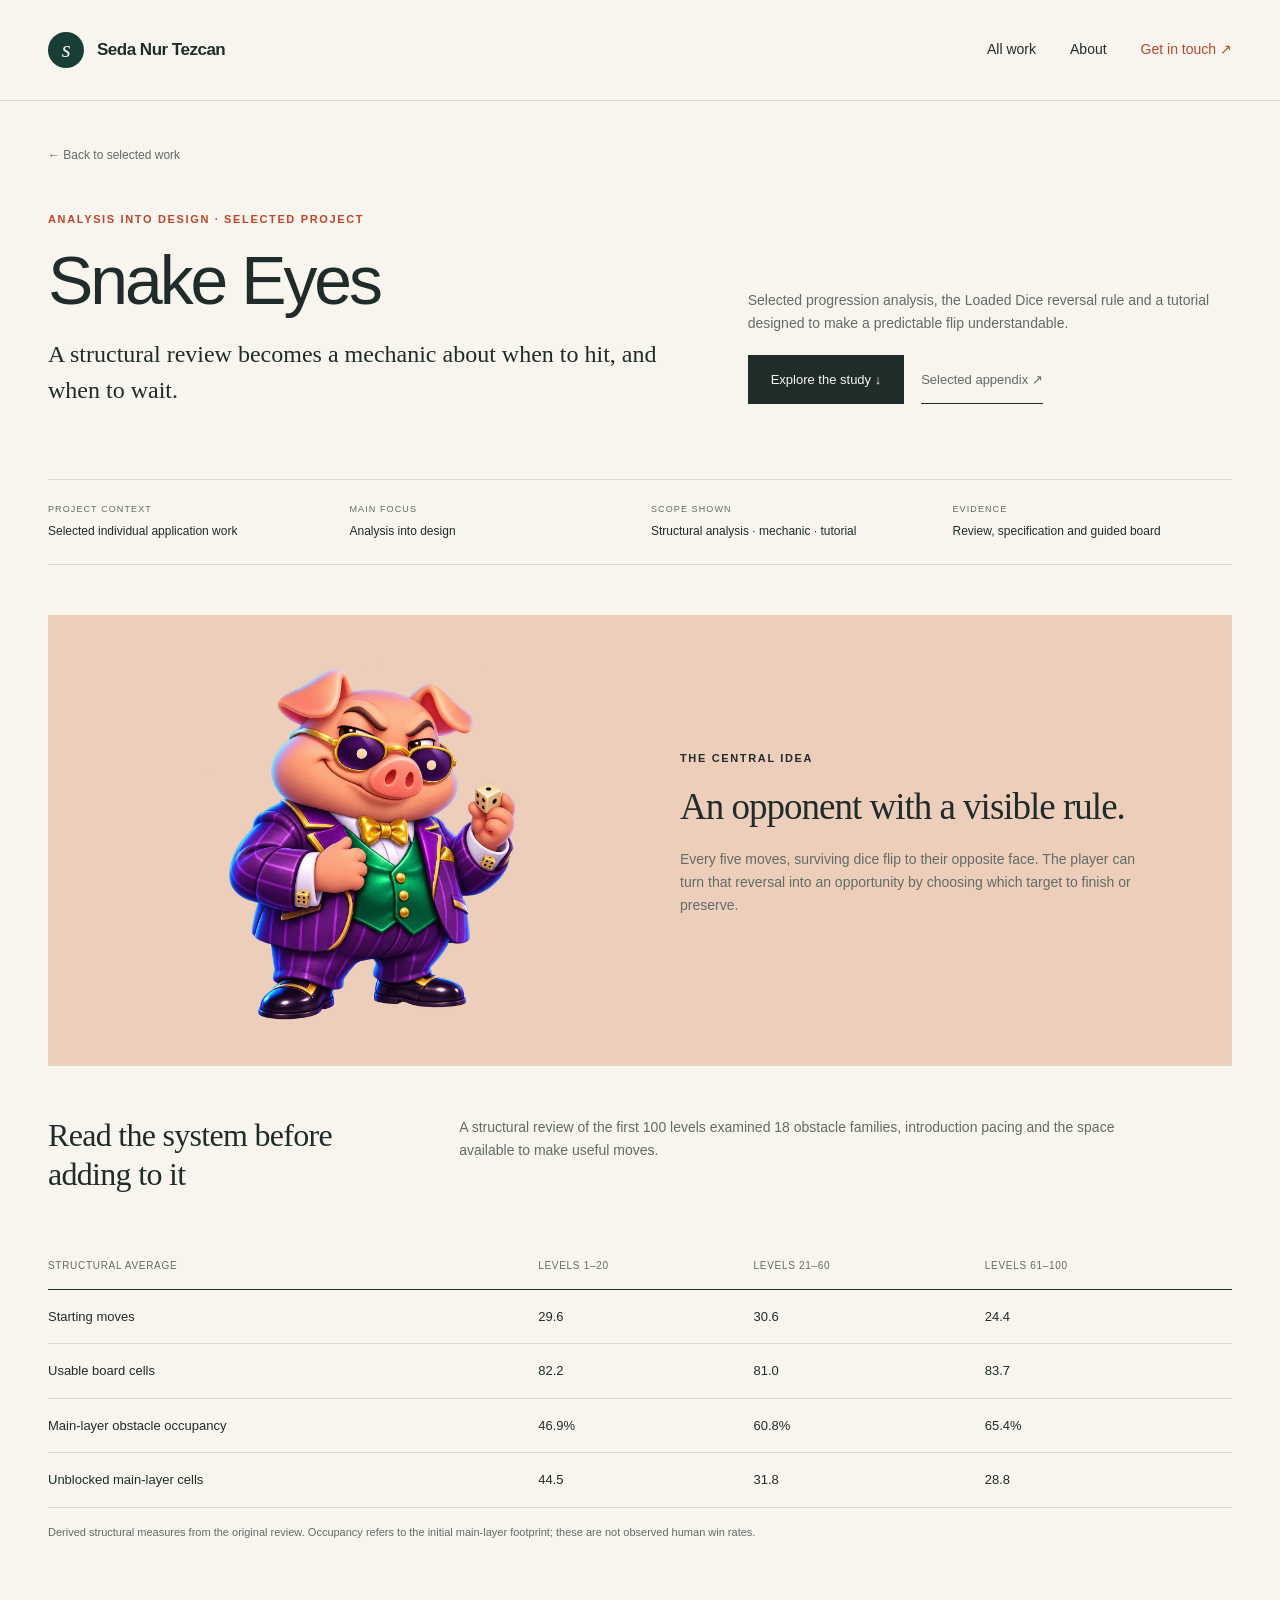
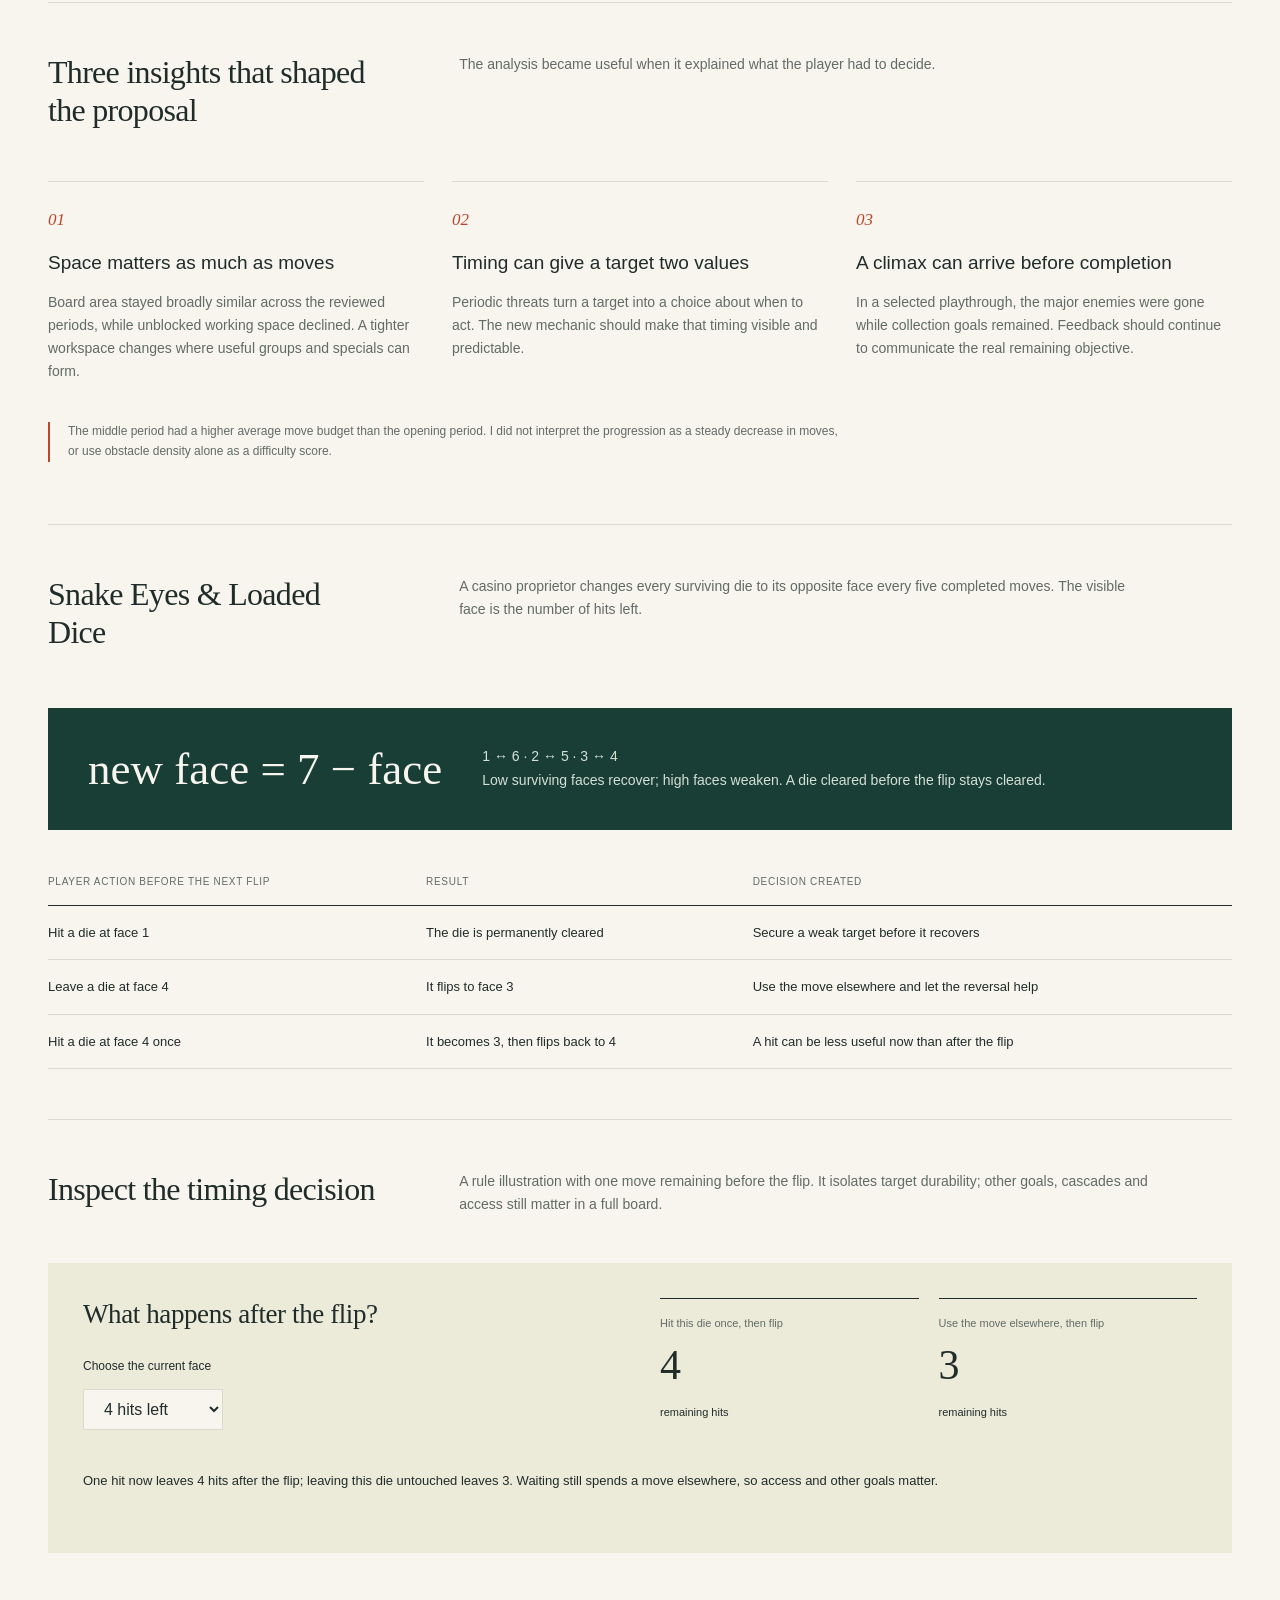
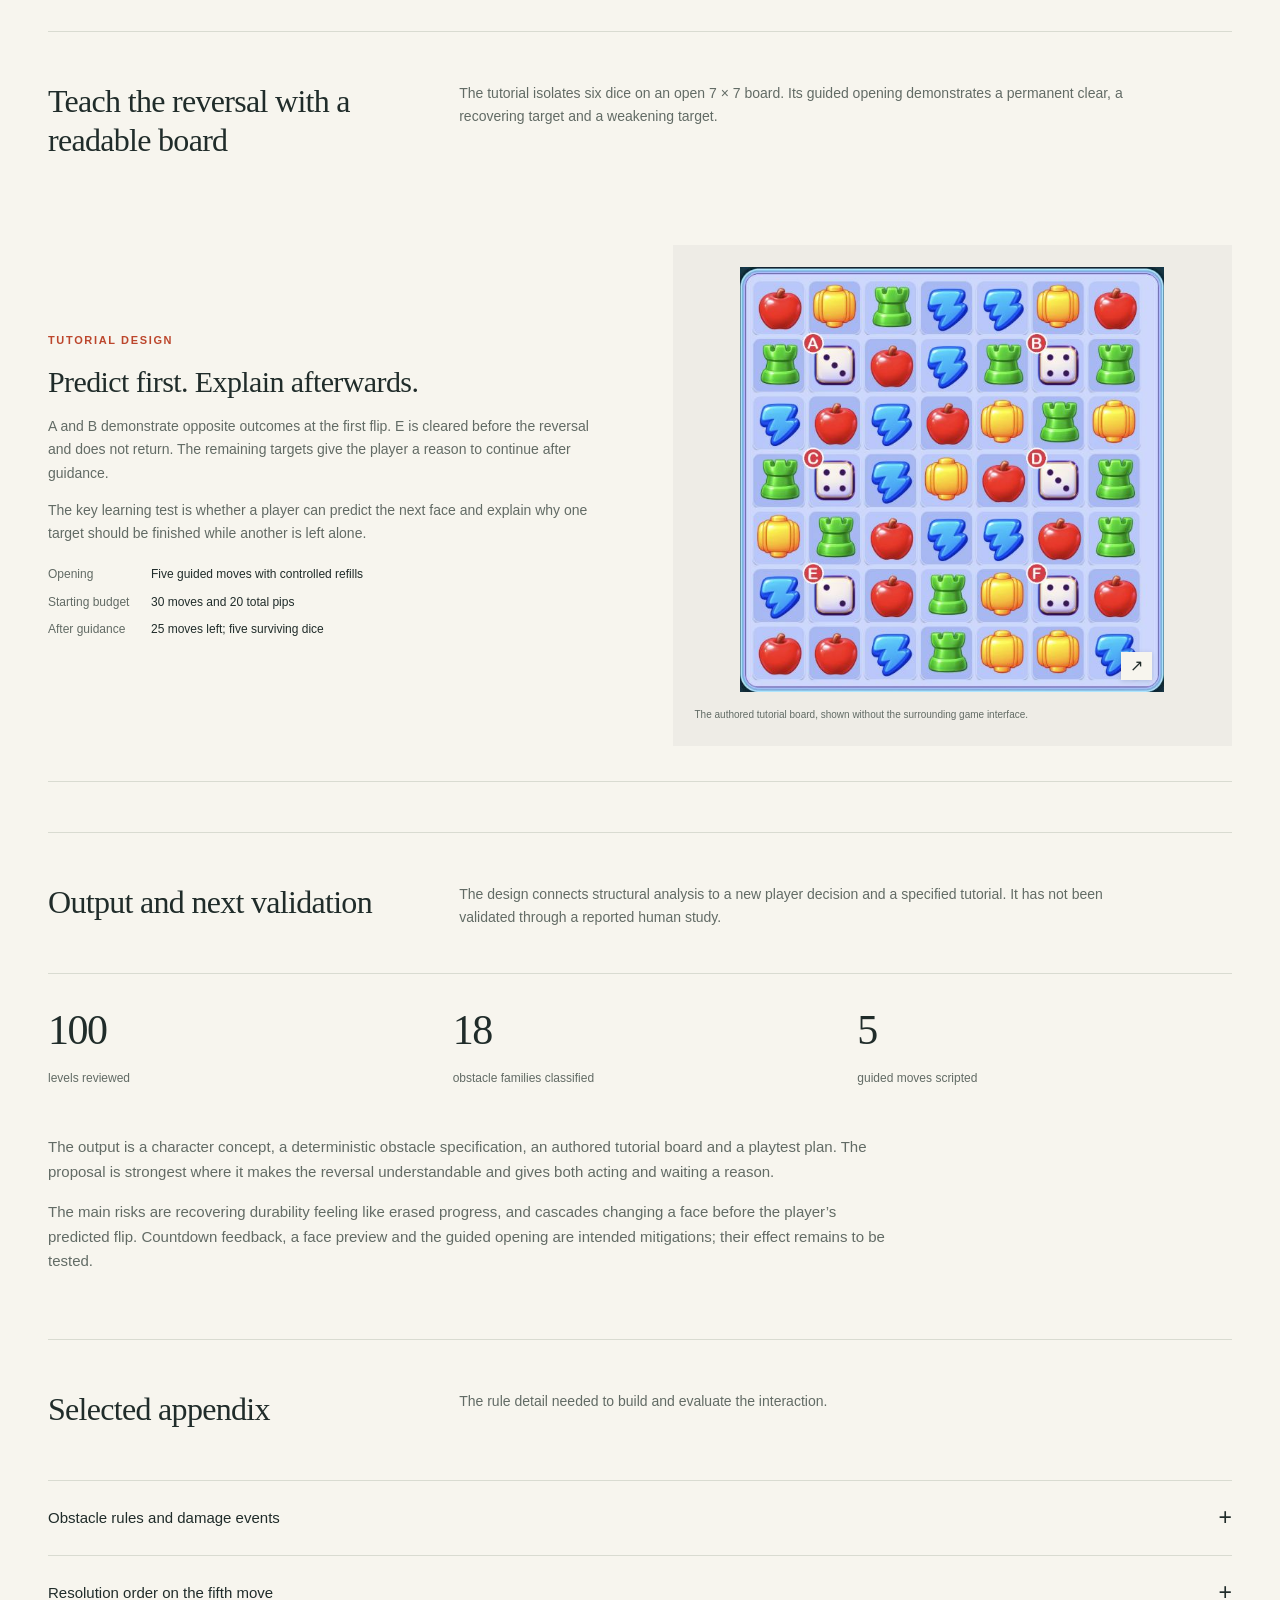
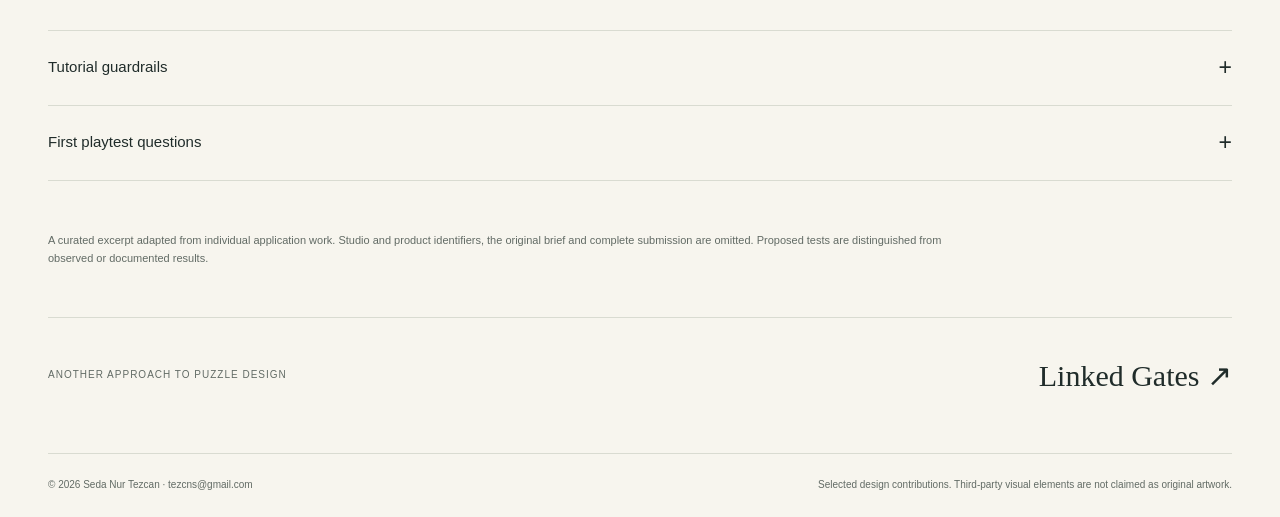
<file: cases/snake-eyes.html>
<!doctype html><html lang="en"><head><meta charset="utf-8"><meta name="viewport" content="width=device-width,initial-scale=1"><title>Snake Eyes — Seda Nur Tezcan</title><meta name="description" content="Selected progression analysis, the Loaded Dice reversal rule and a tutorial designed to make a predictable flip understandable."><meta name="theme-color" content="#f7f5ee"><meta property="og:title" content="Snake Eyes — Analysis into design"><meta property="og:description" content="A structural review becomes a mechanic about when to hit, and when to wait."><meta property="og:type" content="article"><link rel="icon" href="../favicon.svg" type="image/svg+xml"><link rel="stylesheet" href="../styles.css"><script src="../script.js" defer></script></head><body><a class="skip" href="#main">Skip to content</a>
<header class="site-header"><nav class="wrap nav" aria-label="Main navigation"><a class="brand" href="../" aria-label="Seda Nur Tezcan home"><span class="brand-mark" aria-hidden="true">s</span>Seda Nur Tezcan</a><div class="nav-links"><a href="../#work">All work</a><a class="nav-about" href="../#about">About</a><a class="nav-contact" href="mailto:tezcns@gmail.com">Get in touch ↗</a></div></nav></header>
<main id="main"><div class="wrap"><section class="case-top"><a class="back-link" href="../#work">← Back to selected work</a><div class="case-title"><div><span class="eyebrow focus-label">Analysis into design · Selected project</span><h1>Snake Eyes</h1><p class="lead">A structural review becomes a mechanic about when to hit, and when to wait.</p></div><div class="case-summary"><p>Selected progression analysis, the Loaded Dice reversal rule and a tutorial designed to make a predictable flip understandable.</p><div class="case-actions"><a class="btn" href="#study">Explore the study ↓</a><a class="text-link" href="#appendix">Selected appendix ↗</a></div></div></div></section>
<dl class="case-meta"><div><dt>Project context</dt><dd>Selected individual application work</dd></div><div><dt>Main focus</dt><dd>Analysis into design</dd></div><div><dt>Scope shown</dt><dd>Structural analysis · mechanic · tutorial</dd></div><div><dt>Evidence</dt><dd>Review, specification and guided board</dd></div></dl>
<section class="case-lead-visual dice" aria-label="Central design idea"><img class="visual-character" src="../assets/snake-eyes.webp" alt="Snake Eyes, the proposed casino-owner character" fetchpriority="high"><div><span class="eyebrow">The central idea</span><h2>An opponent with a visible rule.</h2><p>Every five moves, surviving dice flip to their opposite face. The player can turn that reversal into an opportunity by choosing which target to finish or preserve.</p></div></section>
<div id="study"><section class="case-subsection"><div class="case-subsection-header"><h2>Read the system before adding to it</h2><p>A structural review of the first 100 levels examined 18 obstacle families, introduction pacing and the space available to make useful moves.</p></div><div class="table-scroll"><table class="curated-table"><thead><tr><th scope="col">Structural average</th><th scope="col">Levels 1–20</th><th scope="col">Levels 21–60</th><th scope="col">Levels 61–100</th></tr></thead><tbody><tr><th scope="row">Starting moves</th><td>29.6</td><td>30.6</td><td>24.4</td></tr><tr><th scope="row">Usable board cells</th><td>82.2</td><td>81.0</td><td>83.7</td></tr><tr><th scope="row">Main-layer obstacle occupancy</th><td>46.9%</td><td>60.8%</td><td>65.4%</td></tr><tr><th scope="row">Unblocked main-layer cells</th><td>44.5</td><td>31.8</td><td>28.8</td></tr></tbody></table></div><p class="table-caption">Derived structural measures from the original review. Occupancy refers to the initial main-layer footprint; these are not observed human win rates.</p></section><section class="case-subsection"><div class="case-subsection-header"><h2>Three insights that shaped the proposal</h2><p>The analysis became useful when it explained what the player had to decide.</p></div><div class="insight-list"><article><h3>Space matters as much as moves</h3><p>Board area stayed broadly similar across the reviewed periods, while unblocked working space declined. A tighter workspace changes where useful groups and specials can form.</p></article><article><h3>Timing can give a target two values</h3><p>Periodic threats turn a target into a choice about when to act. The new mechanic should make that timing visible and predictable.</p></article><article><h3>A climax can arrive before completion</h3><p>In a selected playthrough, the major enemies were gone while collection goals remained. Feedback should continue to communicate the real remaining objective.</p></article></div><p class="reading-note">The middle period had a higher average move budget than the opening period. I did not interpret the progression as a steady decrease in moves, or use obstacle density alone as a difficulty score.</p></section><section class="case-subsection"><div class="case-subsection-header"><h2>Snake Eyes & Loaded Dice</h2><p>A casino proprietor changes every surviving die to its opposite face every five completed moves. The visible face is the number of hits left.</p></div><div class="rule-callout"><span class="equation">new face = 7 − face</span><p>1 ↔ 6 · 2 ↔ 5 · 3 ↔ 4<br>Low surviving faces recover; high faces weaken. A die cleared before the flip stays cleared.</p></div><div class="table-scroll"><table class="curated-table"><thead><tr><th scope="col">Player action before the next flip</th><th scope="col">Result</th><th scope="col">Decision created</th></tr></thead><tbody><tr><th scope="row">Hit a die at face 1</th><td>The die is permanently cleared</td><td>Secure a weak target before it recovers</td></tr><tr><th scope="row">Leave a die at face 4</th><td>It flips to face 3</td><td>Use the move elsewhere and let the reversal help</td></tr><tr><th scope="row">Hit a die at face 4 once</th><td>It becomes 3, then flips back to 4</td><td>A hit can be less useful now than after the flip</td></tr></tbody></table></div></section><section class="case-subsection" id="demo"><div class="case-subsection-header"><h2>Inspect the timing decision</h2><p>A rule illustration with one move remaining before the flip. It isolates target durability; other goals, cascades and access still matter in a full board.</p></div><div class="reasoning-demo"><div><h3>What happens after the flip?</h3><label for="dice-face">Choose the current face</label><select id="dice-face" data-dice-face><option value="1">1 hit left</option><option value="2">2 hits left</option><option value="3">3 hits left</option><option value="4" selected>4 hits left</option><option value="5">5 hits left</option><option value="6">6 hits left</option></select></div><div class="decision-comparison"><div><span>Hit this die once, then flip</span><strong data-hit-result>4</strong><small>remaining hits</small></div><div><span>Use the move elsewhere, then flip</span><strong data-wait-result>3</strong><small>remaining hits</small></div></div><p class="decision-result" data-dice-result aria-live="polite"></p></div></section><section class="case-subsection"><div class="case-subsection-header"><h2>Teach the reversal with a readable board</h2><p>The tutorial isolates six dice on an open 7 × 7 board. Its guided opening demonstrates a permanent clear, a recovering target and a weakening target.</p></div><div class="board-study"><div class="board-stage"><figure><button class="image-button" data-zoom data-caption="The authored tutorial board, shown without the surrounding game interface." aria-label="Enlarge: The authored tutorial board, shown without the surrounding game interface."><img src="../assets/loaded-dice-board.png" alt="The authored tutorial board, shown without the surrounding game interface." loading="lazy"></button><figcaption>The authored tutorial board, shown without the surrounding game interface.</figcaption></figure></div><div><span class="eyebrow focus-label">Tutorial design</span><h3>Predict first. Explain afterwards.</h3><p>A and B demonstrate opposite outcomes at the first flip. E is cleared before the reversal and does not return. The remaining targets give the player a reason to continue after guidance.</p><p>The key learning test is whether a player can predict the next face and explain why one target should be finished while another is left alone.</p><dl><dt>Opening</dt><dd>Five guided moves with controlled refills</dd><dt>Starting budget</dt><dd>30 moves and 20 total pips</dd><dt>After guidance</dt><dd>25 moves left; five surviving dice</dd></dl></div></div></section><section class="case-subsection"><div class="case-subsection-header"><h2>Output and next validation</h2><p>The design connects structural analysis to a new player decision and a specified tutorial. It has not been validated through a reported human study.</p></div><div class="project-outcomes"><div><strong>100</strong><span>levels reviewed</span></div><div><strong>18</strong><span>obstacle families classified</span></div><div><strong>5</strong><span>guided moves scripted</span></div></div><p class="result-copy">The output is a character concept, a deterministic obstacle specification, an authored tutorial board and a playtest plan. The proposal is strongest where it makes the reversal understandable and gives both acting and waiting a reason.</p><p class="result-copy">The main risks are recovering durability feeling like erased progress, and cascades changing a face before the player’s predicted flip. Countdown feedback, a face preview and the guided opening are intended mitigations; their effect remains to be tested.</p></section><section class="case-subsection" id="appendix"><div class="case-subsection-header"><h2>Selected appendix</h2><p>The rule detail needed to build and evaluate the interaction.</p></div><div class="appendix"><details><summary>Obstacle rules and damage events</summary><div class="appendix-body"><div class="table-scroll"><table class="curated-table"><thead><tr><th scope="col">Property</th><th scope="col">Specification</th></tr></thead><tbody><tr><th scope="row">Position</th><td>Fixed 1 × 1 obstacle; not swapped or moved by gravity</td></tr><tr><th scope="row">Durability</th><td>Visible face 1–6 equals remaining hits</td></tr><tr><th scope="row">Normal match</th><td>An orthogonally adjacent match event removes one pip</td></tr><tr><th scope="row">Special</th><td>One hit per distinct activation; overlapping cells do not multiply it</td></tr><tr><th scope="row">Cascades</th><td>Separate match events can cause separate damage</td></tr><tr><th scope="row">Removal</th><td>Immediate at zero; permanent; no replacement die spawns</td></tr></tbody></table></div></div></details><details><summary>Resolution order on the fifth move</summary><div class="appendix-body"><ol><li>Accept a valid move and spend it.</li><li>Resolve matches, specials, cascades, damage, removal and refill.</li><li>Complete the countdown. If the last die was cleared, cancel the flip.</li><li>Read each surviving die’s resulting face and replace it with 7 minus that value.</li><li>Show the reversal, reset the countdown and reopen input.</li></ol><p>Invalid swaps do not advance the meter. Cascades do not count as extra moves.</p></div></details><details><summary>Tutorial guardrails</summary><div class="appendix-body"><ul><li>Introduce the damage rule before the reversal rule.</li><li>Script the opening refills to avoid an accidental cascade teaching a different result.</li><li>Demonstrate both recovery and weakening, plus a clear that never returns.</li><li>Keep later goals visible after the character is defeated.</li></ul></div></details><details><summary>First playtest questions</summary><div class="appendix-body"><ul><li>Can players predict two opposite-face changes before the first flip?</li><li>Can they explain the timer and reversal without help after guidance?</li><li>When a suitable choice exists, do they deliberately finish a low die or preserve a high die, and explain why?</li><li>Where do unexpected cascades, retries or unclear feedback interrupt that understanding?</li></ul><p>Completion alone would not establish understanding. For a small test, report participant counts with any percentages.</p></div></details></div></section></div><p class="case-context-note">A curated excerpt adapted from individual application work. Studio and product identifiers, the original brief and complete submission are omitted. Proposed tests are distinguished from observed or documented results.</p><div class="next-case"><span>Another approach to puzzle design</span><a href="linked-gates.html">Linked Gates ↗</a></div></div></main>
<footer class="wrap site-footer"><p>© 2026 Seda Nur Tezcan · <a href="mailto:tezcns@gmail.com">tezcns@gmail.com</a></p><p>Selected design contributions. Third-party visual elements are not claimed as original artwork.</p></footer><dialog class="lightbox" aria-label="Expanded project visual"><button class="lightbox-close" autofocus>Close ×</button><img alt=""><p class="lightbox-caption"></p></dialog></body></html>
</file>
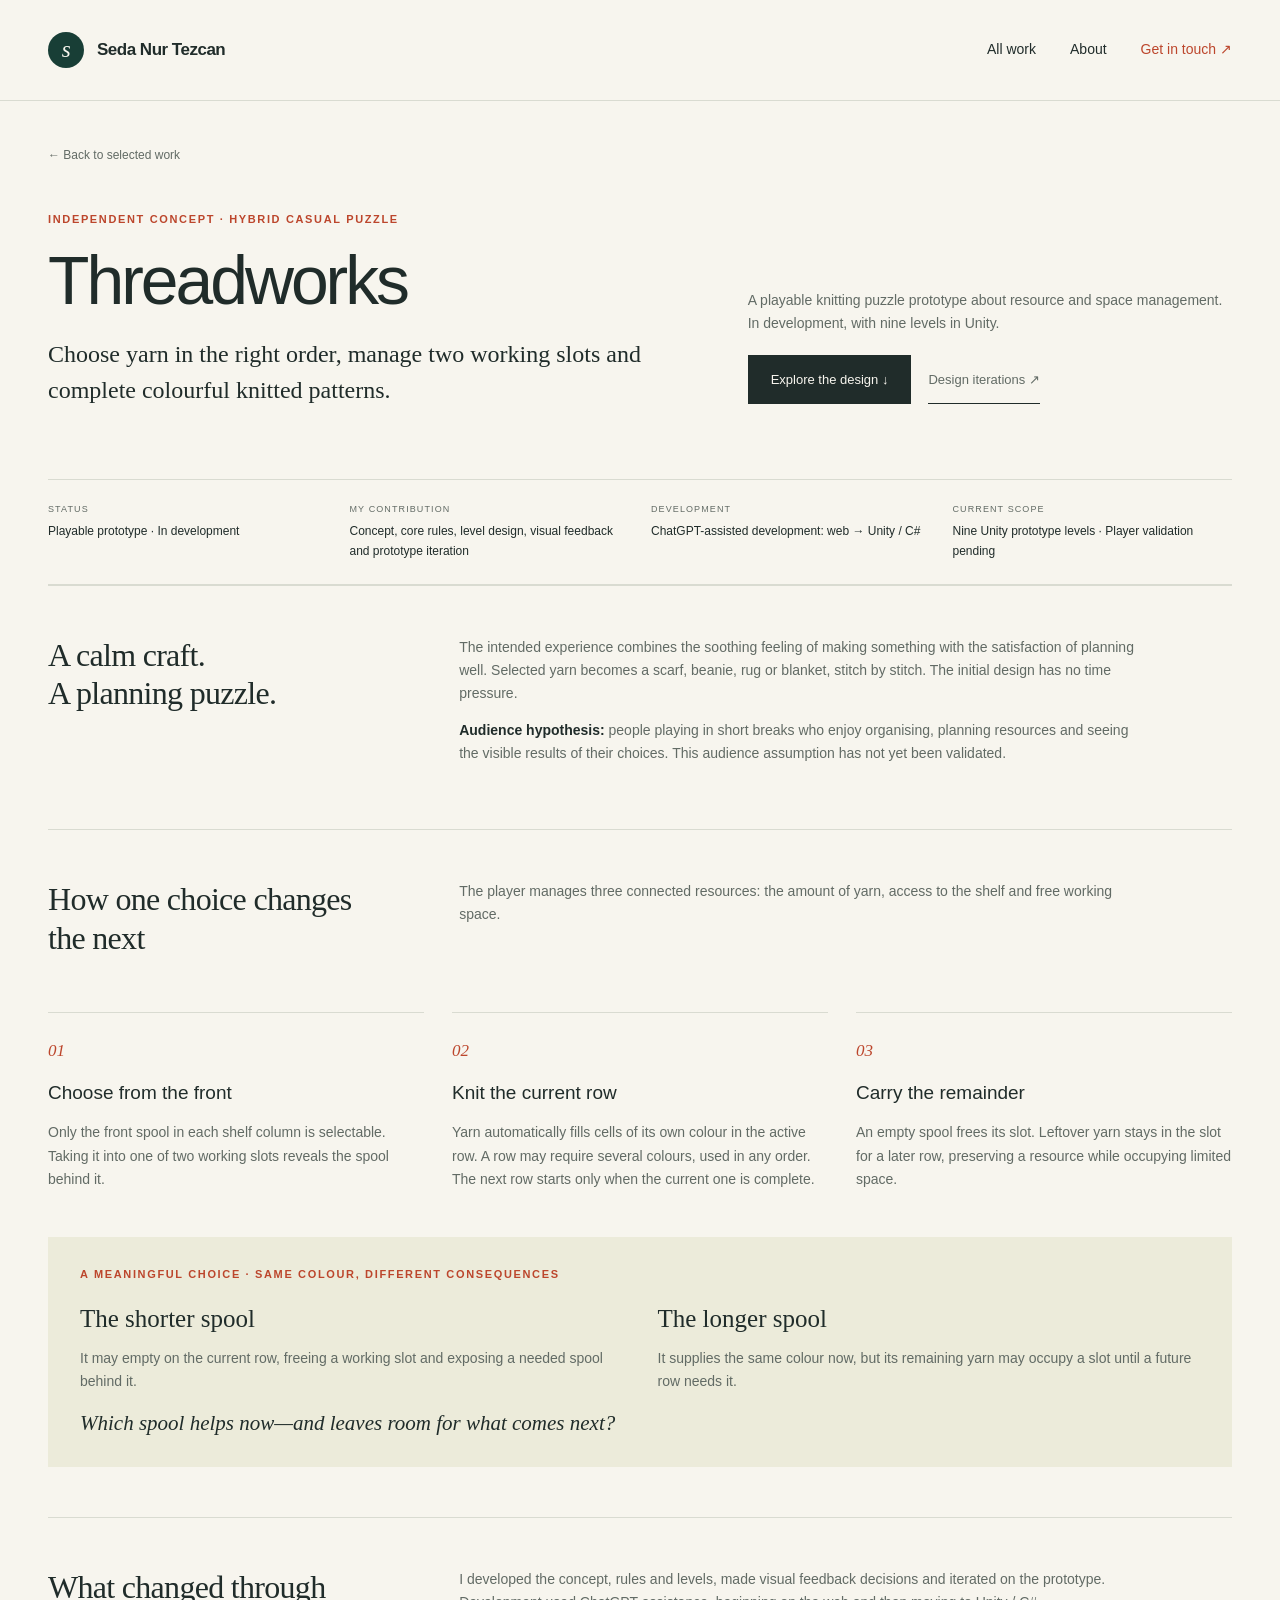
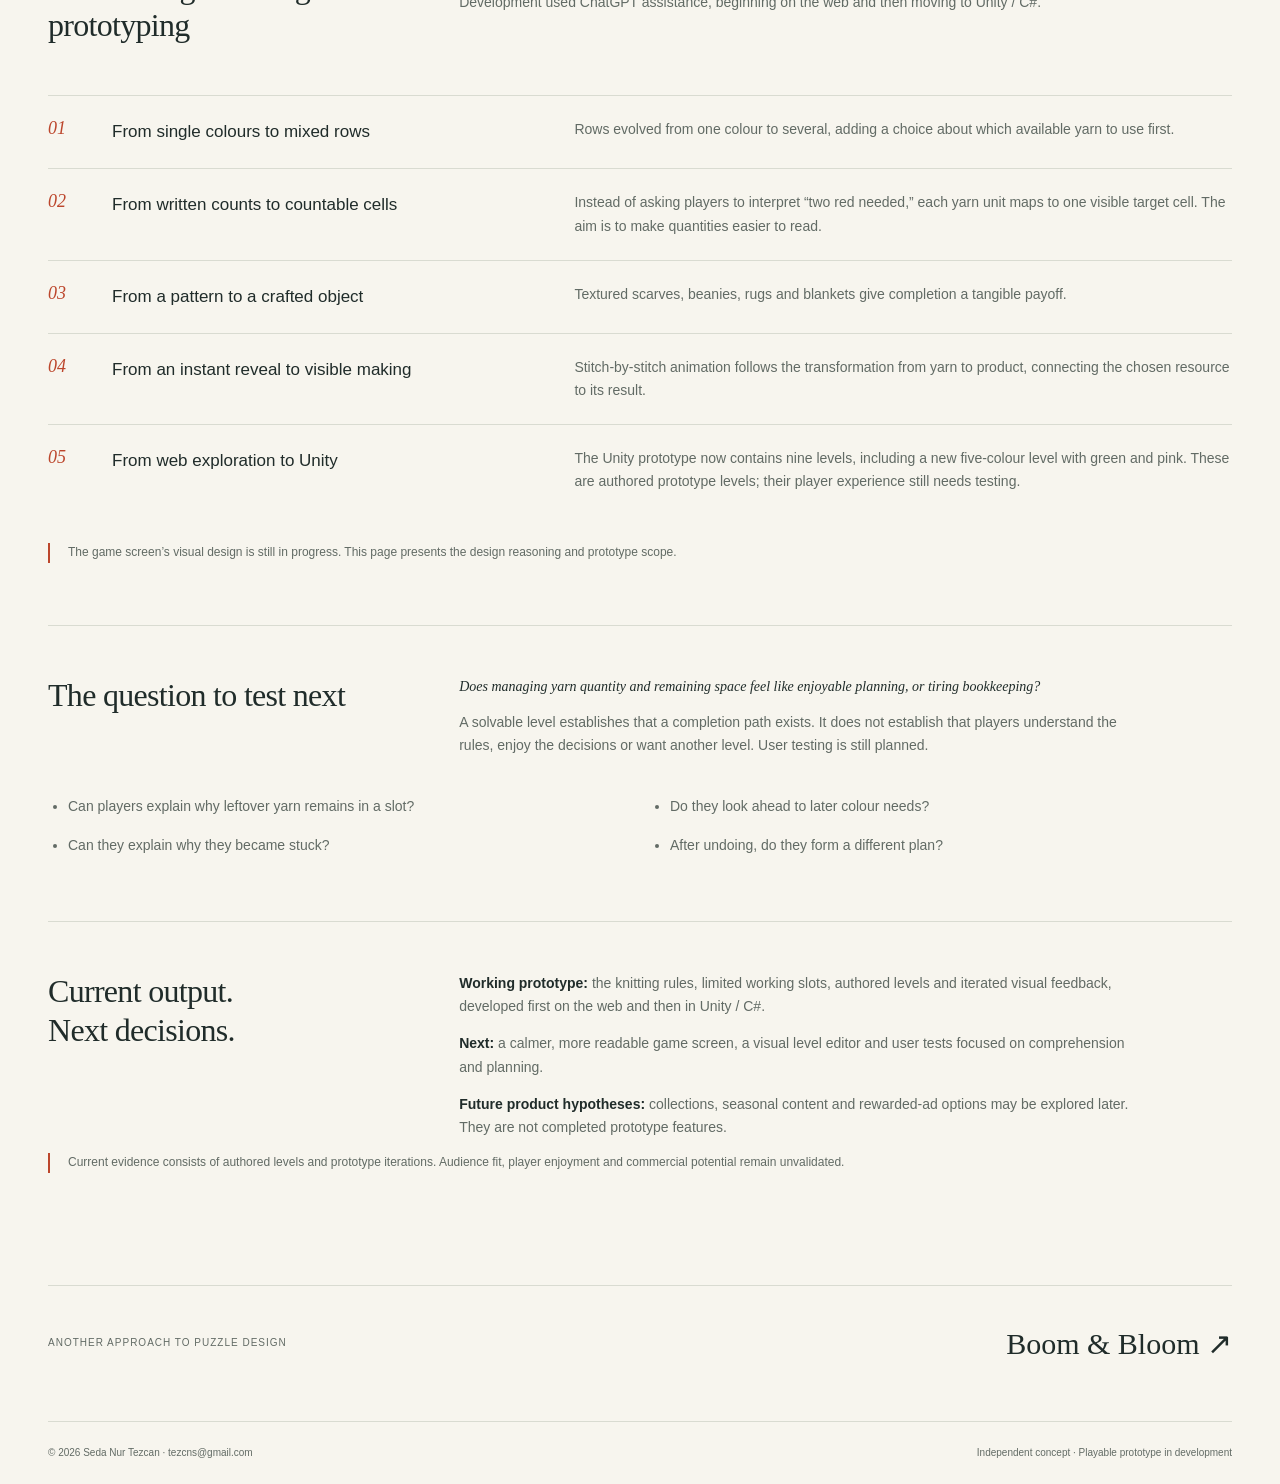
<file: cases/threadworks.html>
<!doctype html>
<html lang="en"><head><meta charset="utf-8"><meta name="viewport" content="width=device-width,initial-scale=1">
<title>Threadworks — Seda Nur Tezcan</title><meta name="description" content="An independent hybrid casual knitting puzzle and playable prototype: core rules, level design, visual feedback and iteration from web to Unity.">
<meta name="theme-color" content="#f7f5ee"><meta property="og:title" content="Threadworks — Puzzle concept & playable prototype"><meta property="og:description" content="Two slots. Every spool matters. A design study in yarn quantity, shelf access and limited space."><meta property="og:type" content="article">
<link rel="icon" href="../favicon.svg" type="image/svg+xml"><link rel="stylesheet" href="../styles.css"><script src="../script.js" defer></script></head>
<body><a class="skip" href="#main">Skip to content</a>
<header class="site-header"><nav class="wrap nav" aria-label="Main navigation"><a class="brand" href="../" aria-label="Seda Nur Tezcan home"><span class="brand-mark" aria-hidden="true">s</span>Seda Nur Tezcan</a><div class="nav-links"><a href="../#work">All work</a><a class="nav-about" href="../#about">About</a><a class="nav-contact" href="mailto:tezcns@gmail.com">Get in touch ↗</a></div></nav></header>

<main id="main" class="threadworks-case"><div class="wrap">
<section class="case-top"><a class="back-link" href="../#work">← Back to selected work</a><div class="case-title"><div><span class="eyebrow focus-label">Independent concept · Hybrid casual puzzle</span><h1>Threadworks</h1><p class="lead">Choose yarn in the right order, manage two working slots and complete colourful knitted patterns.</p></div><div class="case-summary"><p>A playable knitting puzzle prototype about resource and space management. In development, with nine levels in Unity.</p><div class="case-actions"><a class="btn" href="#design">Explore the design ↓</a><a class="text-link" href="#iterations">Design iterations ↗</a></div></div></div></section>
<dl class="case-meta"><div><dt>Status</dt><dd>Playable prototype · In development</dd></div><div><dt>My contribution</dt><dd>Concept, core rules, level design, visual feedback and prototype iteration</dd></div><div><dt>Development</dt><dd>ChatGPT-assisted development: web → Unity / C#</dd></div><div><dt>Current scope</dt><dd>Nine Unity prototype levels · Player validation pending</dd></div></dl>
<section class="case-subsection" id="design"><div class="case-subsection-header"><h2>A calm craft.<br>A planning puzzle.</h2><div><p>The intended experience combines the soothing feeling of making something with the satisfaction of planning well. Selected yarn becomes a scarf, beanie, rug or blanket, stitch by stitch. The initial design has no time pressure.</p><p><strong>Audience hypothesis:</strong> people playing in short breaks who enjoy organising, planning resources and seeing the visible results of their choices. This audience assumption has not yet been validated.</p></div></div></section>
<section class="case-subsection"><div class="case-subsection-header"><h2>How one choice changes the next</h2><p>The player manages three connected resources: the amount of yarn, access to the shelf and free working space.</p></div>
<div class="insight-list"><article><h3>Choose from the front</h3><p>Only the front spool in each shelf column is selectable. Taking it into one of two working slots reveals the spool behind it.</p></article><article><h3>Knit the current row</h3><p>Yarn automatically fills cells of its own colour in the active row. A row may require several colours, used in any order. The next row starts only when the current one is complete.</p></article><article><h3>Carry the remainder</h3><p>An empty spool frees its slot. Leftover yarn stays in the slot for a later row, preserving a resource while occupying limited space.</p></article></div>
<div class="threadworks-example"><span class="eyebrow focus-label">A meaningful choice · Same colour, different consequences</span><div class="threadworks-pair"><article><h3>The shorter spool</h3><p>It may empty on the current row, freeing a working slot and exposing a needed spool behind it.</p></article><article><h3>The longer spool</h3><p>It supplies the same colour now, but its remaining yarn may occupy a slot until a future row needs it.</p></article></div><p class="decision-prompt">Which spool helps now—and leaves room for what comes next?</p></div></section>
<section class="case-subsection" id="iterations"><div class="case-subsection-header"><h2>What changed through prototyping</h2><p>I developed the concept, rules and levels, made visual feedback decisions and iterated on the prototype. Development used ChatGPT assistance, beginning on the web and then moving to Unity / C#.</p></div>
<ol class="threadworks-iterations">
<li><h3>From single colours to mixed rows</h3><p>Rows evolved from one colour to several, adding a choice about which available yarn to use first.</p></li>
<li><h3>From written counts to countable cells</h3><p>Instead of asking players to interpret “two red needed,” each yarn unit maps to one visible target cell. The aim is to make quantities easier to read.</p></li>
<li><h3>From a pattern to a crafted object</h3><p>Textured scarves, beanies, rugs and blankets give completion a tangible payoff.</p></li>
<li><h3>From an instant reveal to visible making</h3><p>Stitch-by-stitch animation follows the transformation from yarn to product, connecting the chosen resource to its result.</p></li>
<li><h3>From web exploration to Unity</h3><p>The Unity prototype now contains nine levels, including a new five-colour level with green and pink. These are authored prototype levels; their player experience still needs testing.</p></li>
</ol><p class="reading-note">The game screen’s visual design is still in progress. This page presents the design reasoning and prototype scope.</p></section>
<section class="case-subsection" id="validation"><div class="case-subsection-header"><h2>The question to test next</h2><div><p class="decision-prompt">Does managing yarn quantity and remaining space feel like enjoyable planning, or tiring bookkeeping?</p><p>A solvable level establishes that a completion path exists. It does not establish that players understand the rules, enjoy the decisions or want another level. User testing is still planned.</p></div></div>
<ul class="threadworks-observations"><li>Can players explain why leftover yarn remains in a slot?</li><li>Do they look ahead to later colour needs?</li><li>Can they explain why they became stuck?</li><li>After undoing, do they form a different plan?</li></ul></section>
<section class="case-subsection"><div class="case-subsection-header"><h2>Current output.<br>Next decisions.</h2><div><p><strong>Working prototype:</strong> the knitting rules, limited working slots, authored levels and iterated visual feedback, developed first on the web and then in Unity / C#.</p><p><strong>Next:</strong> a calmer, more readable game screen, a visual level editor and user tests focused on comprehension and planning.</p><p><strong>Future product hypotheses:</strong> collections, seasonal content and rewarded-ad options may be explored later. They are not completed prototype features.</p></div></div><p class="reading-note">Current evidence consists of authored levels and prototype iterations. Audience fit, player enjoyment and commercial potential remain unvalidated.</p></section>
<div class="next-case"><span>Another approach to puzzle design</span><a href="boom-and-bloom.html">Boom &amp; Bloom ↗</a></div>
</div></main><footer class="wrap site-footer"><p>© 2026 Seda Nur Tezcan · <a href="mailto:tezcns@gmail.com">tezcns@gmail.com</a></p><p>Independent concept · Playable prototype in development</p></footer></body></html>
</file>
<file: styles.css>
:root{--paper:#f7f5ee;--ink:#202c2a;--muted:#626b65;--line:#d9dbd1;--accent:#bc462c;--green:#183e36;--cream:#ecebda;--serif:Georgia,'Times New Roman',serif;--sans:Arial,Helvetica,sans-serif}
*{box-sizing:border-box}html{scroll-behavior:smooth;scroll-padding-top:100px}body{margin:0;background:var(--paper);color:var(--ink);font:16px/1.65 var(--sans);-webkit-font-smoothing:antialiased}body:has(dialog[open]){overflow:hidden}a{color:inherit;text-decoration:none}button{font:inherit}button,a{-webkit-tap-highlight-color:transparent}a:focus-visible,button:focus-visible,summary:focus-visible{outline:3px solid var(--accent);outline-offset:6px}img{max-width:100%;height:auto;display:block}button{cursor:pointer}::selection{background:#dfb895;color:#202c2a}.wrap{width:min(1200px,calc(100% - 96px));margin-inline:auto}.skip{position:absolute;left:20px;top:-80px;z-index:100;background:var(--ink);color:white;padding:12px}.skip:focus{top:16px}.site-header{position:relative;z-index:5;border-bottom:1px solid var(--line)}.nav{height:100px;display:flex;align-items:center;justify-content:space-between;gap:28px}.brand{font-weight:700;font-size:17px;letter-spacing:-.5px;display:flex;align-items:center;gap:13px}.brand-mark{width:36px;height:36px;display:grid;place-items:center;background:var(--green);color:var(--paper);font:italic 23px var(--serif);border-radius:50%}.nav-links{display:flex;align-items:center;gap:34px;font-size:14px}.nav-links a{position:relative}.nav-links a:after{content:'';height:1px;background:currentColor;position:absolute;left:0;right:100%;bottom:-5px;transition:right .2s}.nav-links a:hover:after{right:0}.nav-contact{color:var(--accent)}.eyebrow{font-size:11px;letter-spacing:1.65px;font-weight:700;text-transform:uppercase;display:block}.hero{min-height:670px;display:grid;grid-template-columns:1.1fr 1fr;align-items:center;gap:24px;padding-block:60px 65px}.hero-copy{position:relative;z-index:2}.availability{display:flex;align-items:center;gap:9px;color:var(--green);font-size:12px;margin-bottom:26px}.status-dot{height:6px;width:6px;border-radius:50%;background:var(--green)}h1,h2,h3,p{margin-top:0}h1{font-weight:500;font-size:clamp(52px,5.7vw,80px);line-height:1.04;letter-spacing:-4px;margin-bottom:25px}h1 em{font-family:var(--serif);font-weight:400;letter-spacing:-3.5px;color:var(--accent)}.intro{font-size:17px;max-width:440px;color:var(--muted);line-height:1.8;margin-bottom:30px}.btn{display:inline-flex;align-items:center;justify-content:center;gap:23px;padding:13px 22px;border:1px solid var(--ink);background:var(--ink);color:var(--paper);font-size:13px;transition:background .2s,transform .2s;min-height:49px}.btn:hover{background:var(--green);transform:translateY(-2px)}.btn.secondary{background:transparent;color:var(--ink)}.btn.secondary:hover{background:var(--cream)}.text-link{font-size:13px;display:inline-flex;gap:18px;align-items:center;border-bottom:1px solid var(--ink);padding:6px 0}.text-link:hover{color:var(--accent);border-color:var(--accent)}.hero-actions{display:flex;gap:25px;align-items:center;flex-wrap:wrap}.hero-art{height:535px;position:relative;isolation:isolate}.hero-art:before{content:'';position:absolute;border-radius:50%;width:410px;height:410px;background:#e8e9db;left:12%;top:11%;z-index:-1}.phone{position:absolute;width:210px;border-radius:17px;box-shadow:0 18px 35px #202c2a24;border:5px solid #25362e;background:var(--green)}.phone-back{left:0;top:80px;width:205px;transform:rotate(-10deg)}.phone-front{right:8%;top:8px;transform:rotate(8deg);width:214px}.hero-art-label{position:absolute;left:8%;bottom:15px;display:flex;gap:12px;align-items:center;font:italic 17px var(--serif);color:var(--muted)}.hero-art-label:before{content:'↳';font:28px var(--serif)}.index-band{border-top:1px solid var(--line);border-bottom:1px solid var(--line);display:flex;justify-content:space-between;gap:24px;padding-block:19px;color:var(--muted);font-size:12px}.index-band b{color:var(--ink);font-weight:500}.section-heading{display:flex;justify-content:space-between;align-items:baseline;gap:24px;margin-bottom:35px}.section-heading h2{font:400 45px/1.2 var(--serif);letter-spacing:-1.5px;margin:0}.section-heading span{color:var(--muted);font-size:12px}.work{padding-top:87px}.project{display:grid;grid-template-columns:1.15fr 1fr;gap:70px;align-items:center;padding:48px 0;border-top:1px solid var(--line)}.project-visual{height:410px;position:relative;overflow:hidden;display:flex;align-items:center;justify-content:center;background:var(--cream)}.project-visual img{transition:transform .4s}.project-visual:hover img{transform:translateY(-6px) rotate(0deg)}.project-visual.boom{background:#e5e7dc}.project-visual.gates{background:#dedde9}.project-visual.dice{background:#eac6b4}.visual-phone{height:340px;width:auto;border:4px solid #252d2d;border-radius:14px;box-shadow:0 12px 22px #161e2428}.visual-phone.offset{height:300px;transform:rotate(-9deg);margin-right:-15px;z-index:1}.visual-phone.lead{transform:rotate(7deg);z-index:2}.visual-phone.gate{height:350px;transform:rotate(-5deg)}.visual-character{height:360px;width:auto;object-fit:contain}.visual-caption{position:absolute;bottom:15px;left:20px;font-size:9px;letter-spacing:1px;text-transform:uppercase;color:#414b45}.project-no{font:italic 17px var(--serif);color:var(--accent);margin-right:12px}.project-context{font-size:11px;color:var(--muted)}.project h3{font-size:36px;line-height:1.1;font-weight:500;letter-spacing:-1.5px;margin:22px 0 8px}.project-subtitle{font:italic 22px/1.3 var(--serif);margin-bottom:18px;color:var(--accent)}.project p{font-size:14px;color:var(--muted);max-width:410px}.project-tags{font-size:10px;letter-spacing:.7px;text-transform:uppercase;color:var(--muted);margin:23px 0;display:flex;flex-wrap:wrap;gap:8px 17px}.project-tags span+span:before{content:'·';margin-right:17px}.approach{background:var(--green);color:var(--paper);margin-top:65px;padding:75px 0}.approach-top{display:grid;grid-template-columns:1fr 1fr;gap:70px;align-items:start;margin-bottom:45px}.approach h2{font:400 45px/1.13 var(--serif);letter-spacing:-1.3px;max-width:430px;margin:17px 0 0}.approach-intro{color:#ced8ce;font-size:15px;padding-top:34px;max-width:445px}.approach-grid{display:grid;grid-template-columns:repeat(3,1fr);gap:38px}.approach-item{border-top:1px solid #ffffff35;padding-top:24px}.approach-item small{font:italic 17px var(--serif);color:#d9bda3}.approach-item h3{font-size:18px;font-weight:400;margin:15px 0 12px}.approach-item p{font-size:13px;color:#ced8ce;max-width:300px;margin-bottom:0}.about{display:grid;grid-template-columns:.7fr 1.3fr;gap:90px;padding-block:95px}.about h2{font:400 45px var(--serif);letter-spacing:-1.5px;margin:15px 0}.about-copy{font-size:19px;line-height:1.8;max-width:660px}.about-copy p+p{font-size:14px;color:var(--muted)}.contact{border-top:1px solid var(--line);padding-block:65px 70px;display:flex;justify-content:space-between;gap:30px;align-items:flex-end}.contact h2{font:400 42px/1.15 var(--serif);letter-spacing:-1.2px;margin:14px 0 22px}.email-link{font-size:clamp(19px,2.4vw,30px);border-bottom:1px solid var(--ink);letter-spacing:-.5px}.contact-links{display:flex;gap:22px;align-items:center;font-size:13px;flex-wrap:wrap}.copy-email{background:none;border:0;border-bottom:1px solid var(--ink);padding:4px 0;color:var(--ink);font-size:13px}.site-footer{border-top:1px solid var(--line);padding-block:23px;display:flex;justify-content:space-between;gap:25px;font-size:10px;color:var(--muted)}.site-footer p{margin:0}.case-top{padding:40px 0 55px}.back-link{font-size:12px;color:var(--muted);display:inline-flex;gap:12px;margin-bottom:44px}.back-link:hover{color:var(--accent)}.case-title{display:grid;grid-template-columns:1.3fr 1fr;gap:70px;align-items:end}.case-title h1{font-size:clamp(48px,5.3vw,73px);letter-spacing:-3px;margin:18px 0 20px}.case-title .lead{font:400 24px/1.5 var(--serif);max-width:670px;margin-bottom:0}.case-summary{font-size:14px;color:var(--muted);padding-bottom:4px}.case-summary p{margin-bottom:20px}.case-actions{display:flex;gap:12px;flex-wrap:wrap}.case-meta{display:grid;grid-template-columns:repeat(4,1fr);border-top:1px solid var(--line);border-bottom:1px solid var(--line);margin-bottom:50px;padding-block:22px;gap:22px}.case-meta dt{font-size:9px;letter-spacing:1.1px;text-transform:uppercase;color:var(--muted);margin-bottom:5px}.case-meta dd{font-size:12px;margin:0}.case-lead-visual{background:var(--cream);display:grid;grid-template-columns:1fr 1fr;align-items:center;gap:80px;padding:45px 75px;min-height:450px}.case-lead-visual img{max-height:440px;width:auto;justify-self:center}.case-lead-visual .visual-character{height:360px}.case-lead-visual.gates{background:#e4e1ed}.case-lead-visual.dice{background:#edcebb}.case-lead-visual h2{font:400 37px/1.2 var(--serif);letter-spacing:-1px;margin:18px 0}.case-lead-visual p{color:var(--muted);font-size:14px}.case-narrative{padding:80px 0 55px;display:grid;grid-template-columns:.6fr 1.4fr;gap:80px}.case-narrative h2{font:400 36px/1.2 var(--serif);letter-spacing:-1px}.case-narrative h3{font-size:18px;font-weight:500;margin-bottom:12px}.case-narrative p{font-size:15px;color:var(--muted);max-width:720px}.case-narrative .evidence-note{border-left:2px solid var(--accent);padding:4px 0 4px 18px;font-size:12px;margin-top:25px}.case-subsection{border-top:1px solid var(--line);padding:50px 0}.case-subsection-header{display:grid;grid-template-columns:.6fr 1.4fr;gap:80px;margin-bottom:25px}.case-subsection h2{font:400 32px/1.2 var(--serif);letter-spacing:-.7px}.case-subsection-header p{font-size:14px;color:var(--muted);max-width:690px}.slide-grid{display:grid;grid-template-columns:1fr 1fr;gap:25px}.slide-grid figure{margin:0}.image-button{display:block;border:1px solid var(--line);padding:0;background:transparent;width:100%;position:relative}.image-button:hover{border-color:var(--accent)}.image-button:after{content:'↗';position:absolute;bottom:12px;right:12px;background:var(--paper);padding:1px 9px;color:var(--ink);font-size:16px;box-shadow:0 1px 5px #0002}.image-button img{width:100%;height:auto}.slide-grid figcaption{font-size:11px;color:var(--muted);margin-top:10px;max-width:520px}.video-layout{display:grid;grid-template-columns:1fr 1fr;gap:70px;align-items:center}.video-shell{background:#e5e5d9;display:flex;justify-content:center;align-items:center;padding:28px;min-height:350px}.video-shell video{max-height:480px;width:100%;display:block;object-fit:contain}.video-copy h3{font:400 29px/1.3 var(--serif);letter-spacing:-.7px}.video-copy p{font-size:14px;color:var(--muted)}.download-block{padding:40px;background:var(--green);color:var(--paper);display:flex;align-items:center;justify-content:space-between;gap:28px;margin-top:25px}.download-block h3{font:400 27px var(--serif);margin-bottom:8px}.download-block p{font-size:12px;color:#ced8ce;margin-bottom:0}.download-block .btn{border-color:var(--paper);background:var(--paper);color:var(--green);white-space:nowrap}.next-case{border-top:1px solid var(--line);margin-top:50px;padding:40px 0 60px;display:flex;justify-content:space-between;align-items:center;gap:30px}.next-case span{font-size:10px;text-transform:uppercase;letter-spacing:1px;color:var(--muted)}.next-case a{font:400 30px var(--serif)}.next-case a:hover{color:var(--accent)}.lightbox{border:0;background:var(--paper);padding:48px 18px 18px;width:min(96vw,1500px);max-height:94vh;box-shadow:0 30px 90px #0005}.lightbox::backdrop{background:#182622d9}.lightbox img{width:100%;max-height:79vh;object-fit:contain}.lightbox-close{position:absolute;right:16px;top:8px;border:0;background:transparent;color:var(--ink);font-size:13px;padding:5px 10px}.lightbox-caption{font-size:12px;margin:12px 0 0;text-align:center;color:var(--muted)}
@media(min-width:1500px){.hero{min-height:730px}.hero-art{height:570px}.phone-front{width:235px}.phone-back{width:225px}.hero-art:before{width:440px;height:440px}}
@media(max-width:1000px){.wrap{width:calc(100% - 64px)}.hero{grid-template-columns:1.1fr 1fr;min-height:590px;gap:5px}h1{font-size:58px;letter-spacing:-3px}.hero-art{height:455px}.phone-front{width:174px;right:0;top:12px}.phone-back{width:169px;top:88px}.hero-art:before{width:290px;height:290px;left:0;top:75px}.hero-art-label{font-size:14px;left:0;bottom:5px}.project{gap:40px}.project-visual{height:350px}.visual-phone{height:290px}.visual-phone.offset{height:260px}.visual-phone.gate{height:300px}.visual-character{height:300px}.approach-top,.case-title{gap:35px}.case-title .lead{font-size:21px}.case-lead-visual{padding:35px;gap:40px}.case-narrative,.case-subsection-header{gap:40px}.about{gap:45px}.video-layout{gap:35px}}
@media(max-width:700px){.wrap{width:calc(100% - 40px)}.nav{height:78px;gap:10px}.brand{font-size:13px;gap:8px}.brand-mark{width:30px;height:30px;font-size:20px}.nav-links{gap:18px;font-size:12px}.nav-links .nav-about{display:none}.hero{grid-template-columns:1fr;padding:44px 0 35px;gap:25px;min-height:auto}.availability{margin-bottom:22px;font-size:11px}h1{font-size:clamp(41px,10.2vw,58px);letter-spacing:-2.2px;max-width:540px}h1 em{letter-spacing:-2.5px}.intro{font-size:15px;max-width:400px}.hero-art{height:425px;max-width:390px;width:100%;justify-self:center}.phone-front{width:180px;right:20px;top:0}.phone-back{width:174px;left:20px;top:70px}.hero-art:before{width:min(310px,100%);height:auto;aspect-ratio:1;left:50%;transform:translateX(-50%);top:40px}.hero-art-label{bottom:0;left:27px}.index-band{font-size:10px;padding-block:15px;gap:12px}.index-band .band-last{display:none}.work{padding-top:55px}.section-heading{margin-bottom:22px}.section-heading h2{font-size:35px}.section-heading span{font-size:10px}.project{grid-template-columns:1fr;gap:25px;padding:30px 0 37px}.project-visual{height:350px}.project h3{font-size:32px;margin-top:18px}.project-subtitle{font-size:21px}.project p{max-width:none}.project-tags{margin:18px 0}.approach{padding:50px 0;margin-top:25px}.approach-top{grid-template-columns:1fr;gap:0;margin-bottom:30px}.approach h2{font-size:36px}.approach-intro{padding-top:22px;font-size:14px}.approach-grid{grid-template-columns:1fr;gap:24px}.approach-item{padding-top:17px}.approach-item h3{margin:9px 0}.approach-item p{max-width:none}.about{grid-template-columns:1fr;gap:10px;padding:55px 0}.about h2{font-size:36px}.about-copy{font-size:17px}.contact{padding:45px 0;display:block}.contact h2{font-size:35px}.contact-links{margin-top:27px}.site-footer{display:block;font-size:10px}.site-footer p+p{margin-top:8px}.case-top{padding:25px 0 35px}.back-link{margin-bottom:30px}.case-title{grid-template-columns:1fr;gap:25px}.case-title h1{font-size:50px;letter-spacing:-2px}.case-title .lead{font-size:22px}.case-summary{padding:0}.case-meta{grid-template-columns:1fr 1fr;gap:20px;margin-bottom:30px}.case-lead-visual{grid-template-columns:1fr;padding:30px 25px;gap:25px}.case-lead-visual img{max-height:340px}.case-lead-visual .visual-character{height:290px}.case-lead-visual h2{font-size:31px}.case-narrative{grid-template-columns:1fr;gap:15px;padding:45px 0 30px}.case-narrative h2{font-size:31px}.case-subsection{padding:35px 0}.case-subsection-header{grid-template-columns:1fr;gap:0;margin-bottom:18px}.case-subsection h2{font-size:29px;margin-bottom:17px}.slide-grid{grid-template-columns:1fr;gap:22px}.video-layout{grid-template-columns:1fr;gap:25px}.video-shell{padding:20px;min-height:260px}.video-shell video{max-height:420px}.download-block{padding:28px;display:block}.download-block .btn{margin-top:22px}.next-case{display:block;padding-bottom:40px}.next-case a{display:block;font-size:25px;margin-top:13px}.lightbox{padding:45px 10px 10px}.lightbox-caption{font-size:11px}}
@media(prefers-reduced-motion:reduce){html{scroll-behavior:auto}*,*:before,*:after{transition:none!important;animation:none!important}}

@media(max-width:380px){.brand{font-size:11px;white-space:nowrap;gap:6px}.brand-mark{width:27px;height:27px;flex-shrink:0}.nav-links{gap:12px;font-size:11px}.nav-links a{white-space:nowrap}}

/* Curated project presentation */
.board-hero{width:270px;top:175px;left:-5px;border-radius:14px}.project-visual .visual-phone.gate{height:330px;max-width:85%;object-fit:contain;border:0;box-shadow:none;border-radius:0}.case-lead-visual .board-image{max-height:430px;max-width:100%;width:auto;object-fit:contain}.focus-label{color:var(--accent)}.case-actions .text-link{margin-left:5px}.project-outcomes{display:grid;grid-template-columns:repeat(3,1fr);gap:30px;border-top:1px solid var(--line);padding:35px 0 45px}.project-outcomes strong{font:400 42px/1 var(--serif);display:block;letter-spacing:-1.5px;margin-bottom:13px}.project-outcomes span{font-size:12px;color:var(--muted)}.insight-list{counter-reset:insight;display:grid;grid-template-columns:repeat(3,1fr);gap:28px;margin-bottom:25px}.insight-list article{border-top:1px solid var(--line);padding:25px 0 0}.insight-list article:before{counter-increment:insight;content:'0' counter(insight);font:italic 17px var(--serif);color:var(--accent)}.insight-list h3{font-size:19px;font-weight:500;margin:13px 0}.insight-list p{font-size:14px;color:var(--muted)}.reading-note{font-size:12px;color:var(--muted);padding-left:18px;border-left:2px solid var(--accent);max-width:800px}.curated-table{width:100%;border-collapse:collapse;font-size:13px;text-align:left}.curated-table th{font-size:10px;letter-spacing:.7px;text-transform:uppercase;color:var(--muted);font-weight:500;padding:14px 14px 14px 0;border-bottom:1px solid var(--ink)}.curated-table td{padding:16px 14px 16px 0;border-bottom:1px solid var(--line);vertical-align:top}.curated-table tbody th{font-size:13px;text-transform:none;letter-spacing:0;color:var(--ink);border-color:var(--line);font-weight:500}.table-scroll{overflow:auto}.table-caption{font-size:11px;color:var(--muted);margin-top:15px}.rule-callout{background:var(--green);color:var(--paper);padding:35px 40px;display:flex;align-items:center;gap:40px;margin:30px 0}.rule-callout .equation{font:400 45px var(--serif);white-space:nowrap}.rule-callout p{font-size:14px;line-height:1.7;color:#d5dfd5;margin:0}.board-study{display:grid;grid-template-columns:1fr 1fr;gap:65px;align-items:center;padding:35px 0;border-bottom:1px solid var(--line)}.board-study:nth-child(even) .board-stage{order:2}.board-stage{margin:0;min-height:300px;padding:22px;display:flex;flex-direction:column;justify-content:center;align-items:center;background:#eeece6}.board-stage .image-button{background:transparent;border:0;width:auto;max-width:100%}.board-stage img{width:auto;max-height:425px;max-width:100%;object-fit:contain}.board-stage figcaption{font-size:10px;color:var(--muted);margin-top:15px;align-self:flex-start}.board-study h3{font:400 30px/1.2 var(--serif);letter-spacing:-.6px;margin:15px 0}.board-study p{font-size:14px;color:var(--muted)}.decision-prompt{font:italic 21px/1.5 var(--serif);color:var(--ink)!important}.board-study dl{font-size:12px;display:grid;grid-template-columns:95px 1fr;gap:8px;margin:20px 0}.board-study dt{color:var(--muted)}.board-study dd{margin:0}.loop-strip{display:grid;grid-template-columns:repeat(5,1fr);padding:28px 0;gap:22px;border-top:1px solid var(--line);border-bottom:1px solid var(--line);margin-bottom:25px}.loop-strip b{display:block;font-weight:500;font-size:16px;margin:9px 0}.loop-strip p{font-size:12px;color:var(--muted);margin:0}.loop-strip small{font-size:10px;color:var(--accent)}.appendix details{border-top:1px solid var(--line);padding:18px 0}.appendix details:last-child{border-bottom:1px solid var(--line)}.appendix summary{cursor:pointer;font-size:15px;list-style:none;display:flex;justify-content:space-between;gap:25px;align-items:center}.appendix summary:after{content:'+';font-size:23px;font-weight:400}.appendix details[open] summary:after{content:'−'}.appendix .appendix-body{padding:22px 0 6px;font-size:14px;color:var(--muted);max-width:1050px}.appendix-body ul,.appendix-body ol{padding-left:20px}.appendix-body li{padding:4px 0}.appendix-body h3{font-size:16px;color:var(--ink);margin-top:20px}.result-copy{font-size:15px;color:var(--muted);max-width:850px}.result-copy strong{color:var(--ink);font-weight:500}.case-context-note{font-size:11px;color:var(--muted);margin:0 0 40px;max-width:900px}.reasoning-demo{display:grid;grid-template-columns:1fr 1fr;gap:40px;background:var(--cream);padding:35px;margin:28px 0}.reasoning-demo h3{font:400 27px/1.2 var(--serif);letter-spacing:-.4px}.reasoning-demo p{font-size:13px;color:var(--muted)}.reasoning-demo label{font-size:12px;display:block;margin-bottom:12px}.reasoning-demo select{padding:10px 16px;background:var(--paper);color:var(--ink);border:1px solid var(--line);font:16px var(--sans);min-width:140px}.decision-comparison{display:grid;grid-template-columns:1fr 1fr;gap:20px}.decision-comparison div{border-top:1px solid var(--ink);padding-top:15px}.decision-comparison span{font-size:11px;color:var(--muted);display:block}.decision-comparison strong{display:block;font:400 42px/1 var(--serif);margin:12px 0}.decision-comparison small{font-size:11px}.decision-result{font-size:13px;grid-column:1/-1;margin-bottom:0!important;color:var(--ink)!important;min-height:48px}.mini-label{font-size:10px;letter-spacing:1px;text-transform:uppercase;color:var(--muted)}
@media(max-width:1000px){.board-hero{width:220px;top:170px;left:-5px}.board-study{gap:35px}.rule-callout .equation{font-size:35px}.rule-callout{gap:25px}.case-lead-visual .board-image{max-height:350px}}
@media(max-width:700px){.board-hero{width:205px;left:0;top:185px}.project-outcomes{gap:20px;padding:25px 0 35px}.project-outcomes strong{font-size:34px}.project-outcomes span{font-size:10px}.insight-list{grid-template-columns:1fr;gap:15px}.insight-list article{padding-top:18px}.board-study{grid-template-columns:1fr;gap:22px;padding:28px 0}.board-study:nth-child(even) .board-stage{order:0}.board-stage{padding:20px;min-height:250px}.board-stage img{max-height:390px}.board-study h3{font-size:28px}.rule-callout{display:block;padding:25px}.rule-callout .equation{display:block;font-size:35px;margin-bottom:16px}.curated-table{font-size:12px;min-width:520px}.loop-strip{grid-template-columns:1fr 1fr;gap:25px}.loop-strip>div:last-child{grid-column:1/-1}.reasoning-demo{grid-template-columns:1fr;padding:25px;gap:25px}.case-context-note{margin-bottom:25px}.appendix summary{font-size:14px}.case-lead-visual .board-image{max-height:340px}.project-visual .visual-phone.gate{height:310px}}
.board-stage>figure{margin:0;width:100%}.board-stage .image-button{margin-inline:auto}.case-subsection-header>*{min-width:0}.case-meta>div{min-width:0}
@media(max-width:700px){.rule-callout .equation{font-size:clamp(24px,6.8vw,35px)}.decision-comparison strong{font-size:clamp(28px,8vw,42px)}}

/* Threadworks: typography-led project, with no simulated game screens. */
.project-threadworks{padding-block:50px;align-items:start}.project-threadworks>div{min-width:0}.project-threadworks>div+div{border-left:2px solid var(--accent);padding-left:30px}.project-threadworks .eyebrow{margin-bottom:20px}.project-threadworks p{max-width:470px}.project-threadworks h3{font-family:var(--serif);font-size:48px}.threadworks-case .case-meta{margin-bottom:0}.threadworks-case .case-subsection-header{margin-bottom:0}.threadworks-case strong{color:var(--ink);font-weight:600}.threadworks-case .insight-list{margin-top:28px}.threadworks-example{background:var(--cream);padding:28px 32px;margin-top:32px}.threadworks-pair{display:grid;grid-template-columns:1fr 1fr;gap:35px;margin-top:20px}.threadworks-pair h3{font:400 25px/1.3 var(--serif);margin-bottom:12px}.threadworks-pair p{font-size:14px;color:var(--muted)}.threadworks-example .decision-prompt{margin-bottom:0}.threadworks-iterations{list-style:none;counter-reset:iteration;padding:0;margin:24px 0 28px}.threadworks-iterations li{counter-increment:iteration;display:grid;grid-template-columns:40px minmax(0,.8fr) minmax(0,1.2fr);gap:24px;border-top:1px solid var(--line);padding:22px 0}.threadworks-iterations li:before{content:'0' counter(iteration);color:var(--accent);font:italic 18px var(--serif)}.threadworks-iterations h3{font-size:17px;font-weight:500;margin:0}.threadworks-iterations p{font-size:14px;color:var(--muted);margin:0}.threadworks-observations{display:grid;grid-template-columns:1fr 1fr;gap:16px 40px;padding-left:20px;margin-top:24px;font-size:14px;color:var(--muted)}
@media(max-width:700px){.project-threadworks>div+div{padding-left:20px}.project-threadworks h3{font-size:40px}.threadworks-example{padding:24px}.threadworks-pair{grid-template-columns:1fr;gap:8px}.threadworks-iterations li{grid-template-columns:25px minmax(0,1fr);gap:10px 15px}.threadworks-iterations p{grid-column:2}.threadworks-observations{grid-template-columns:1fr;gap:12px}.threadworks-case .case-title h1{font-size:clamp(40px,10vw,50px)}}
</file>
